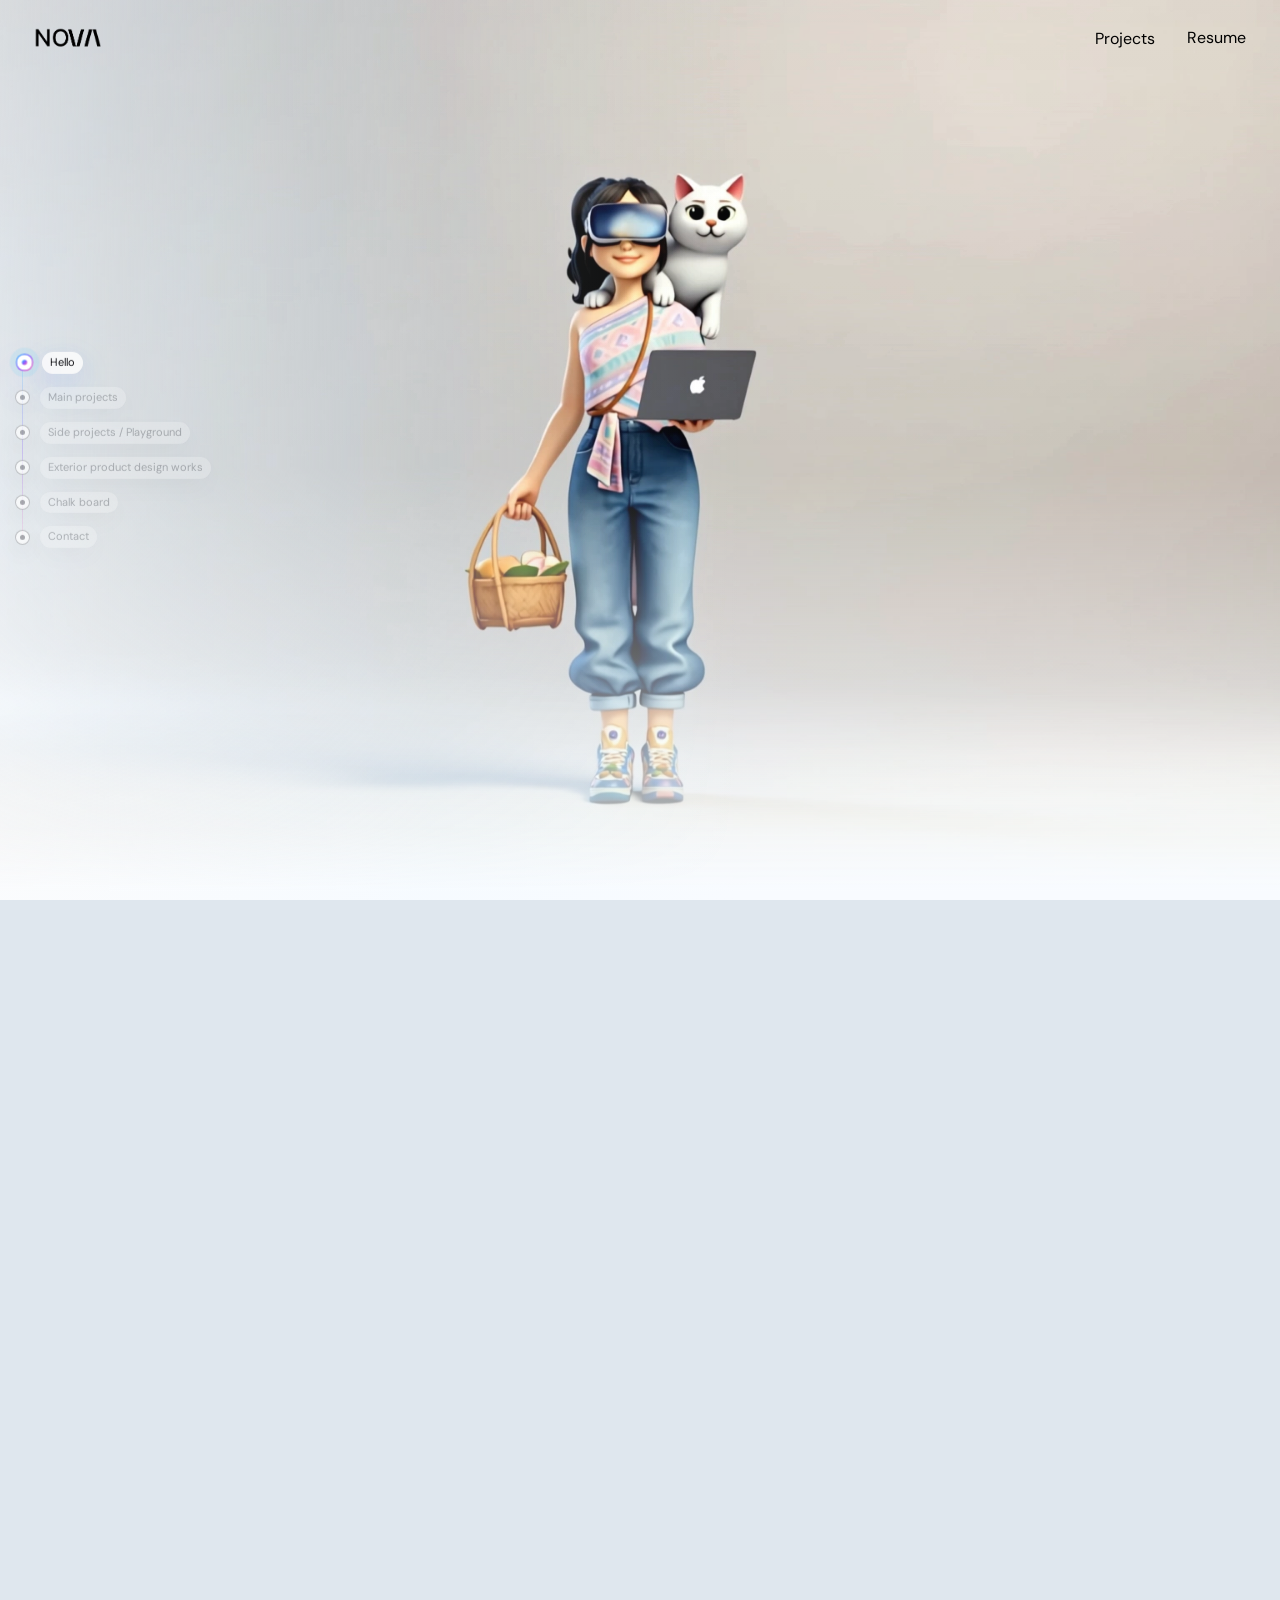
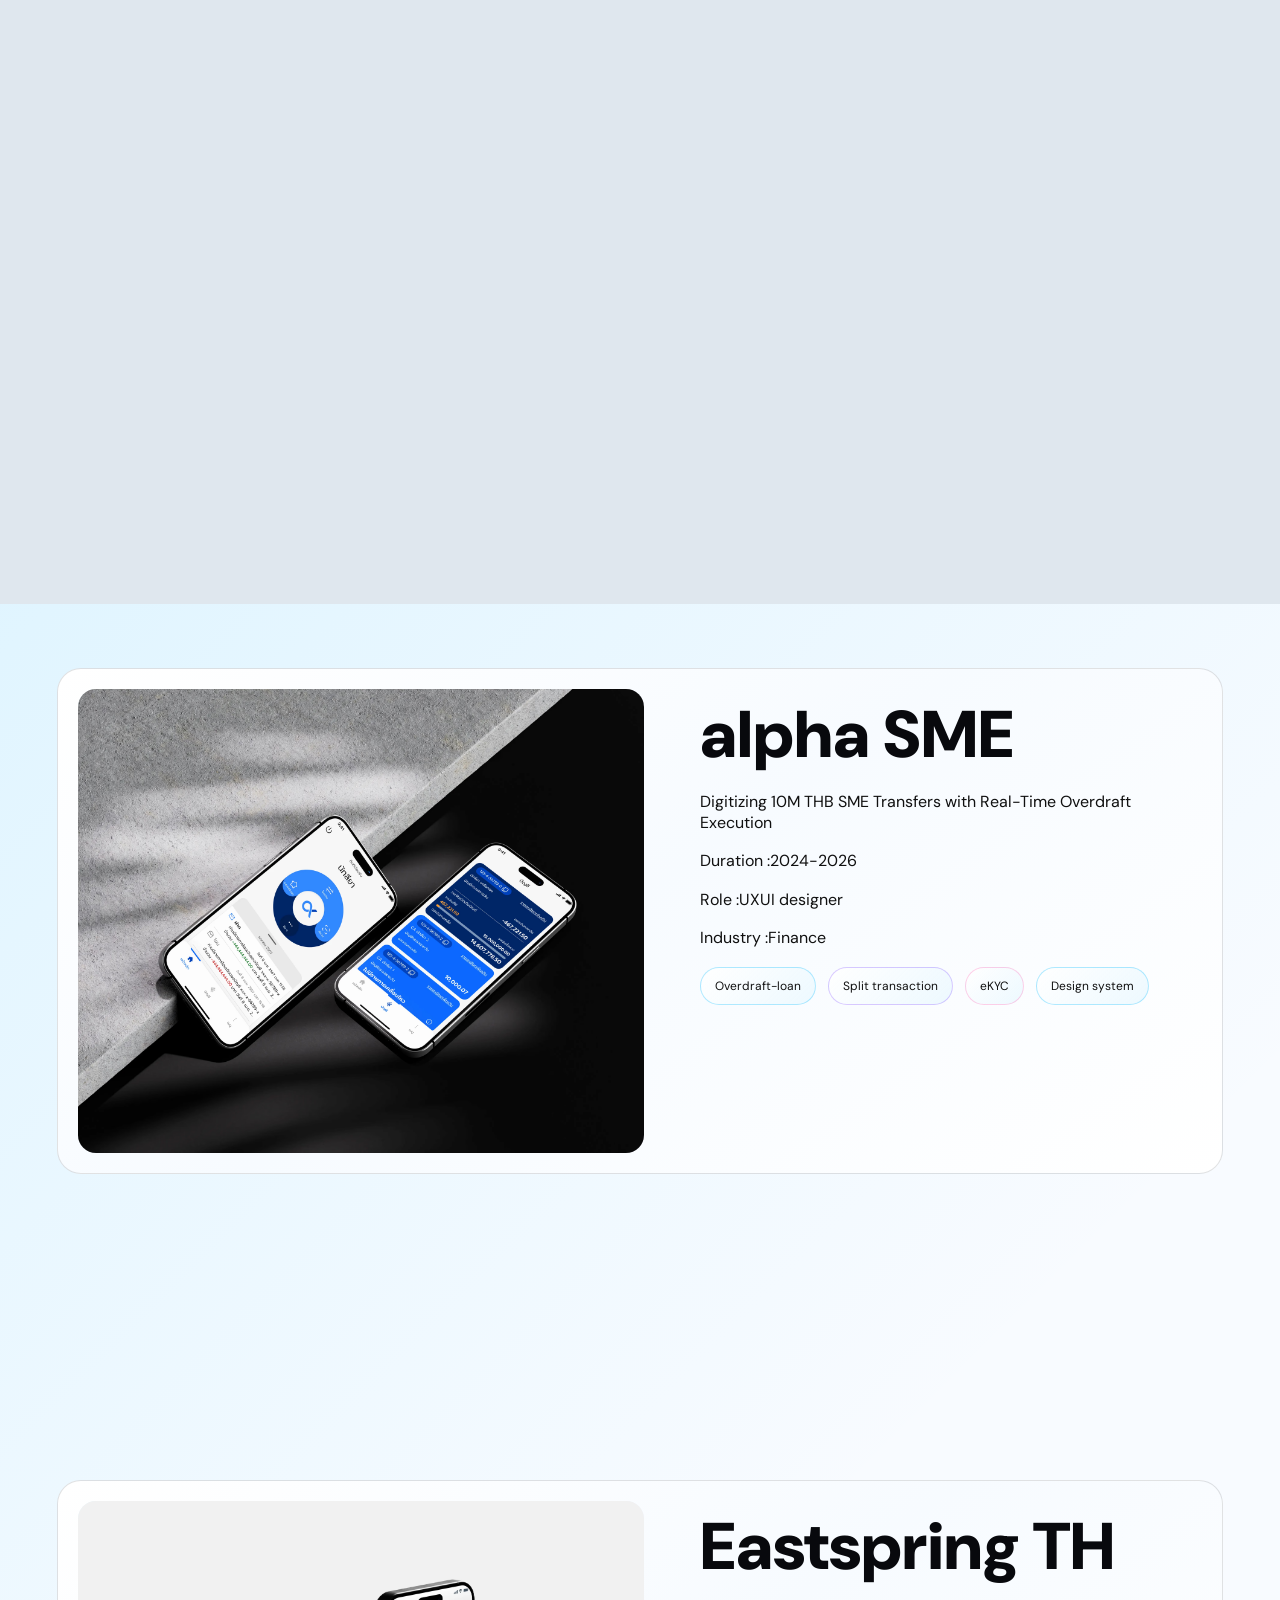
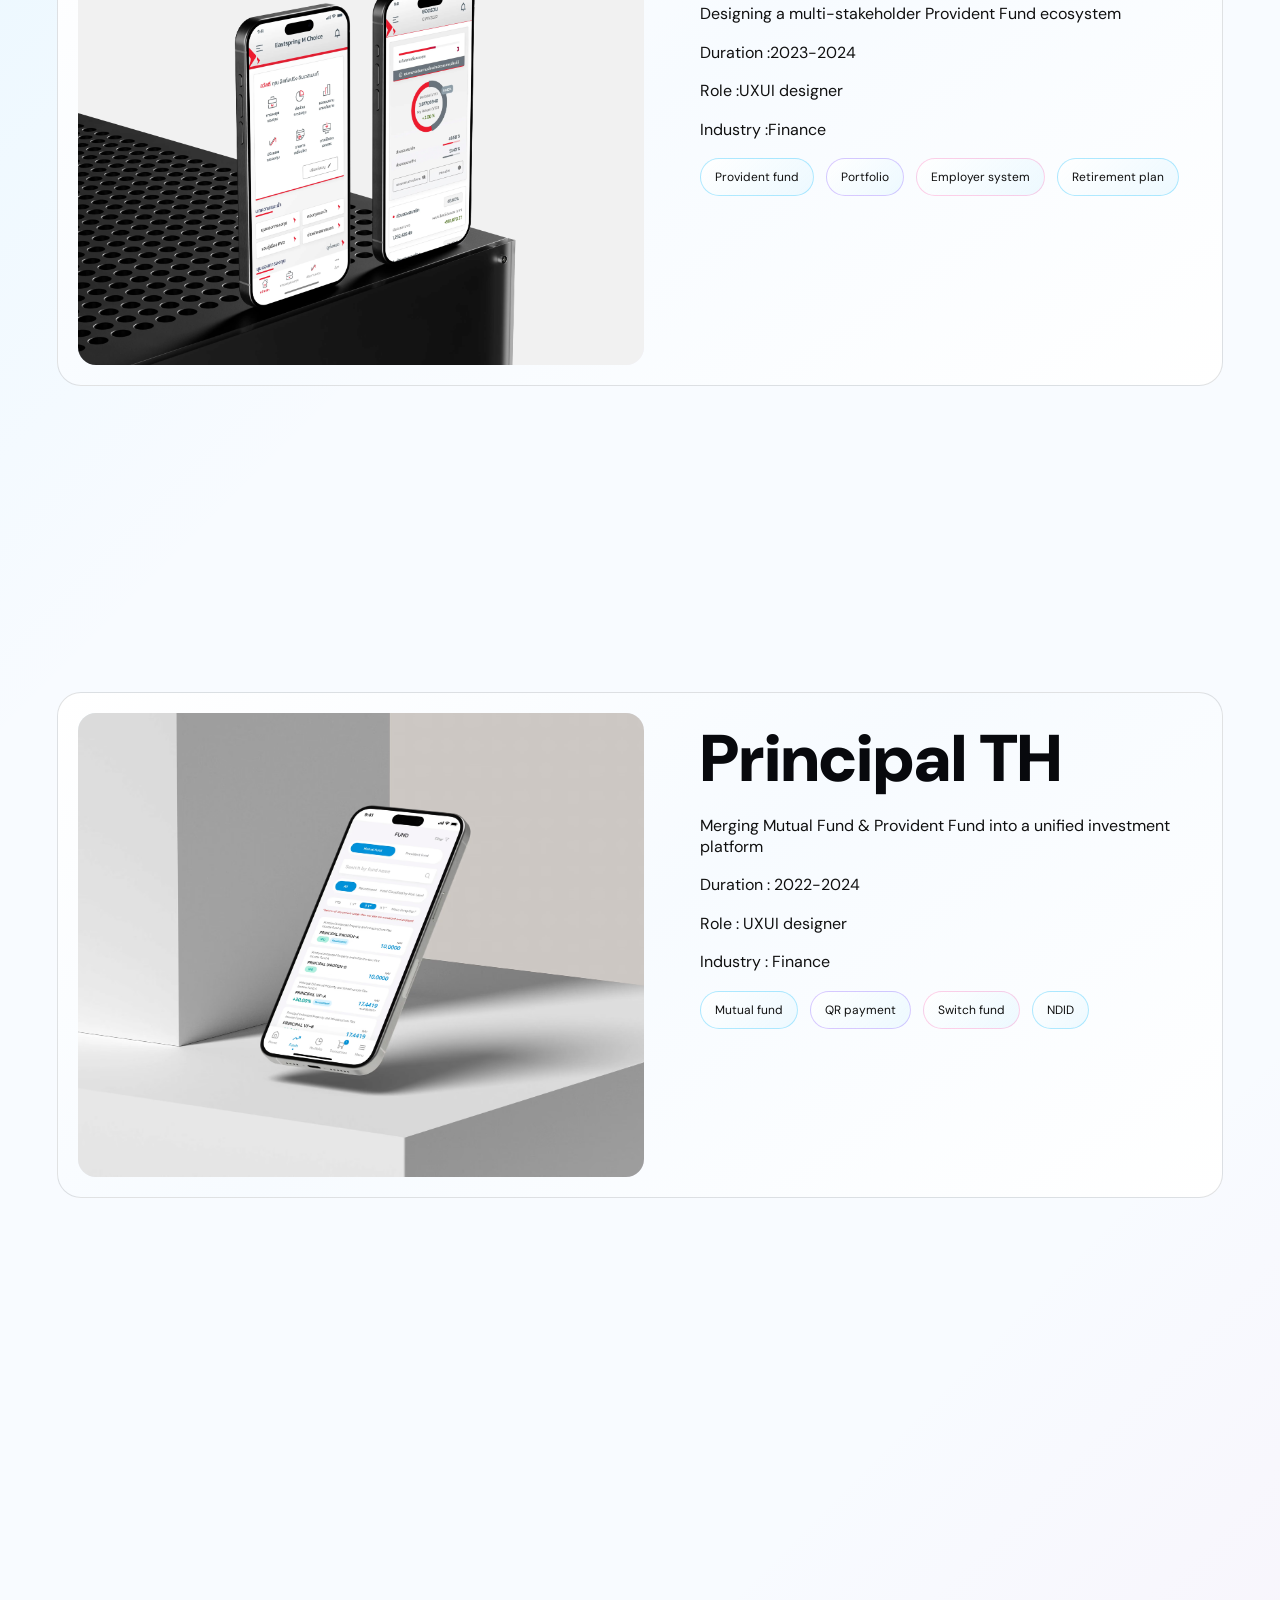
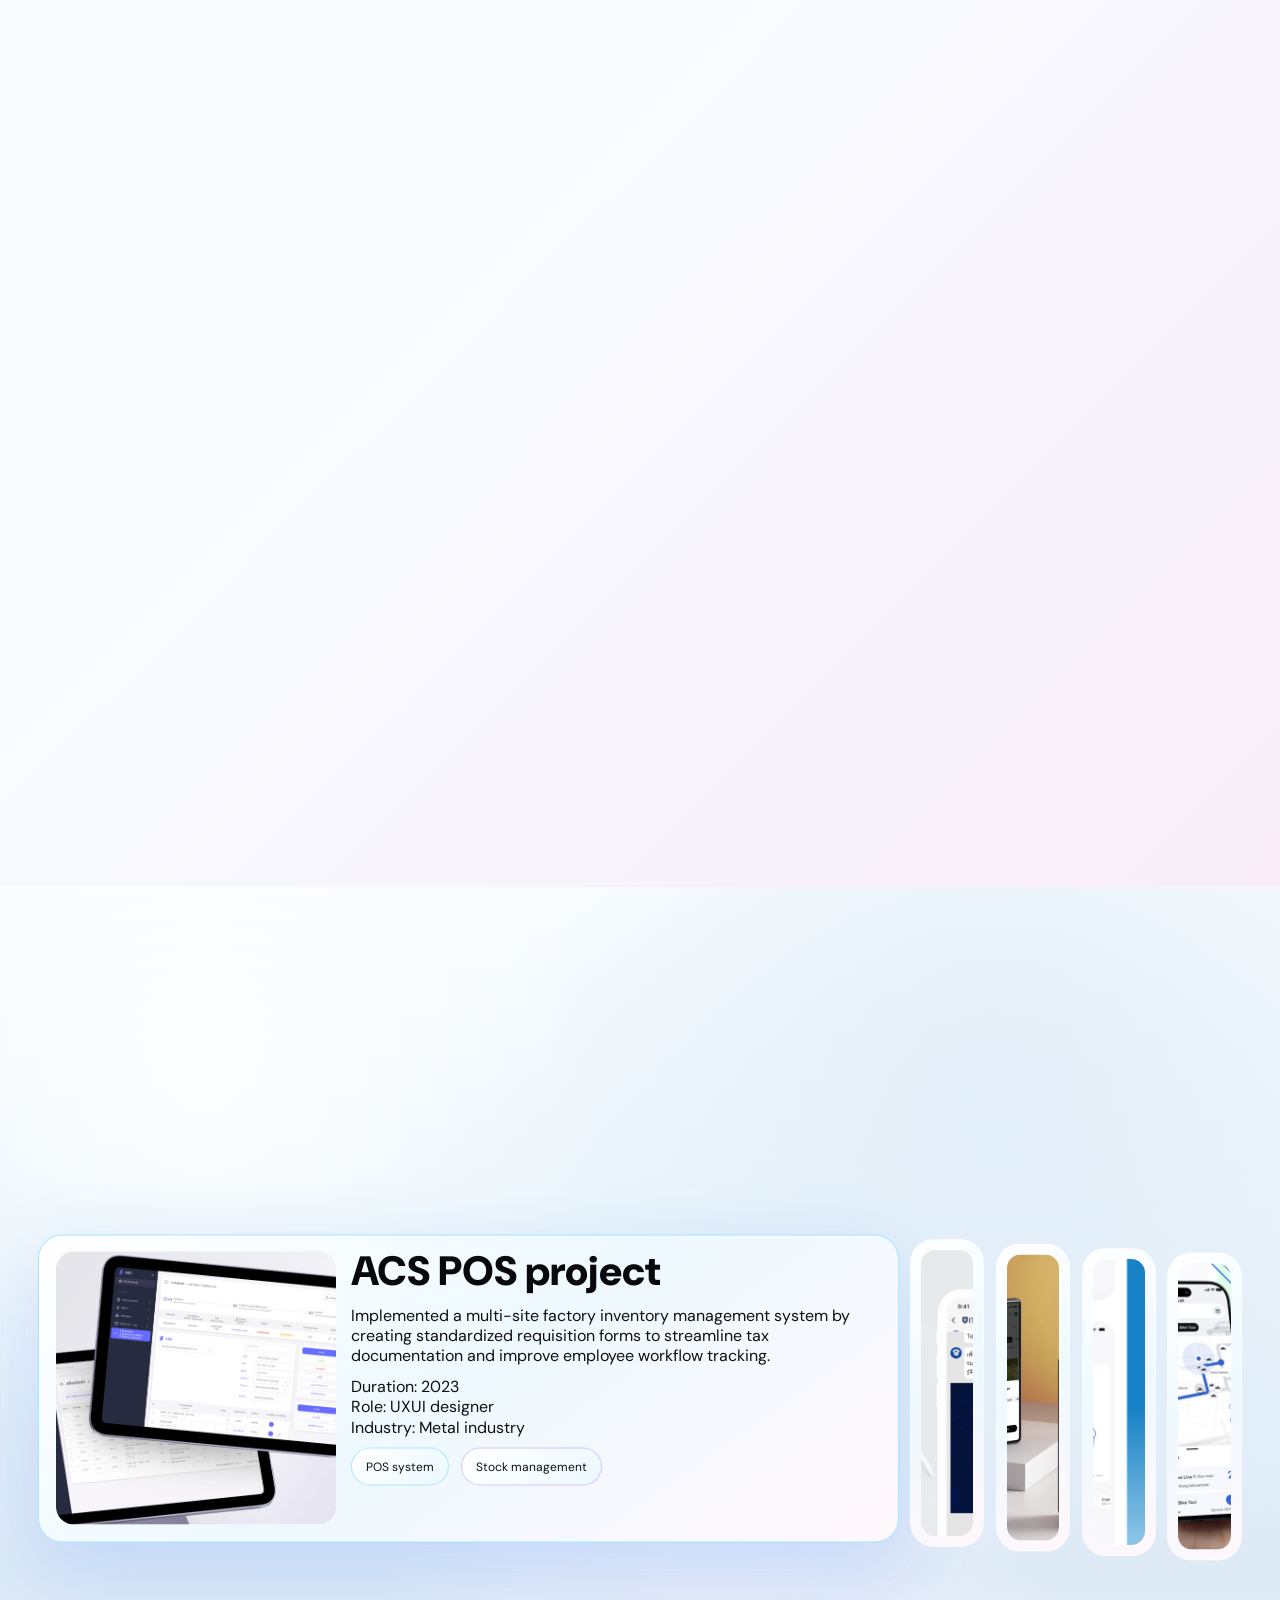
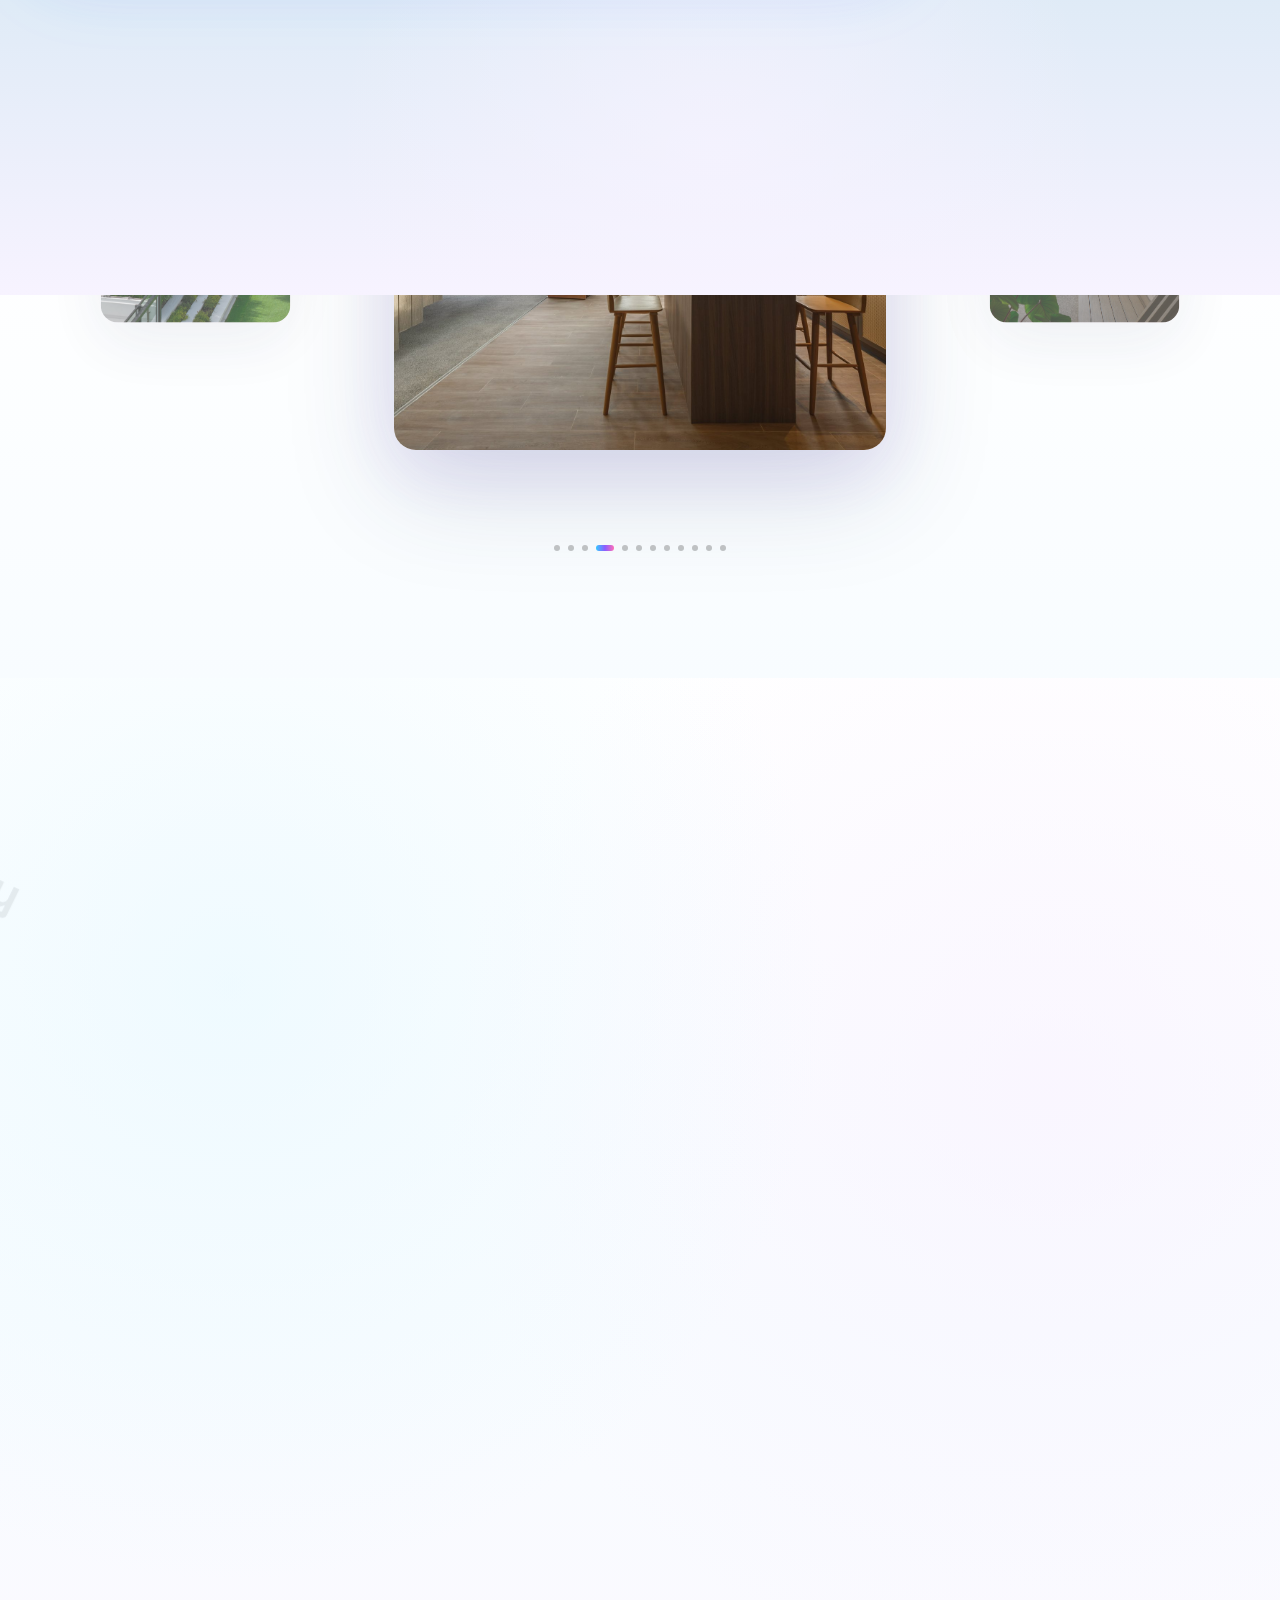
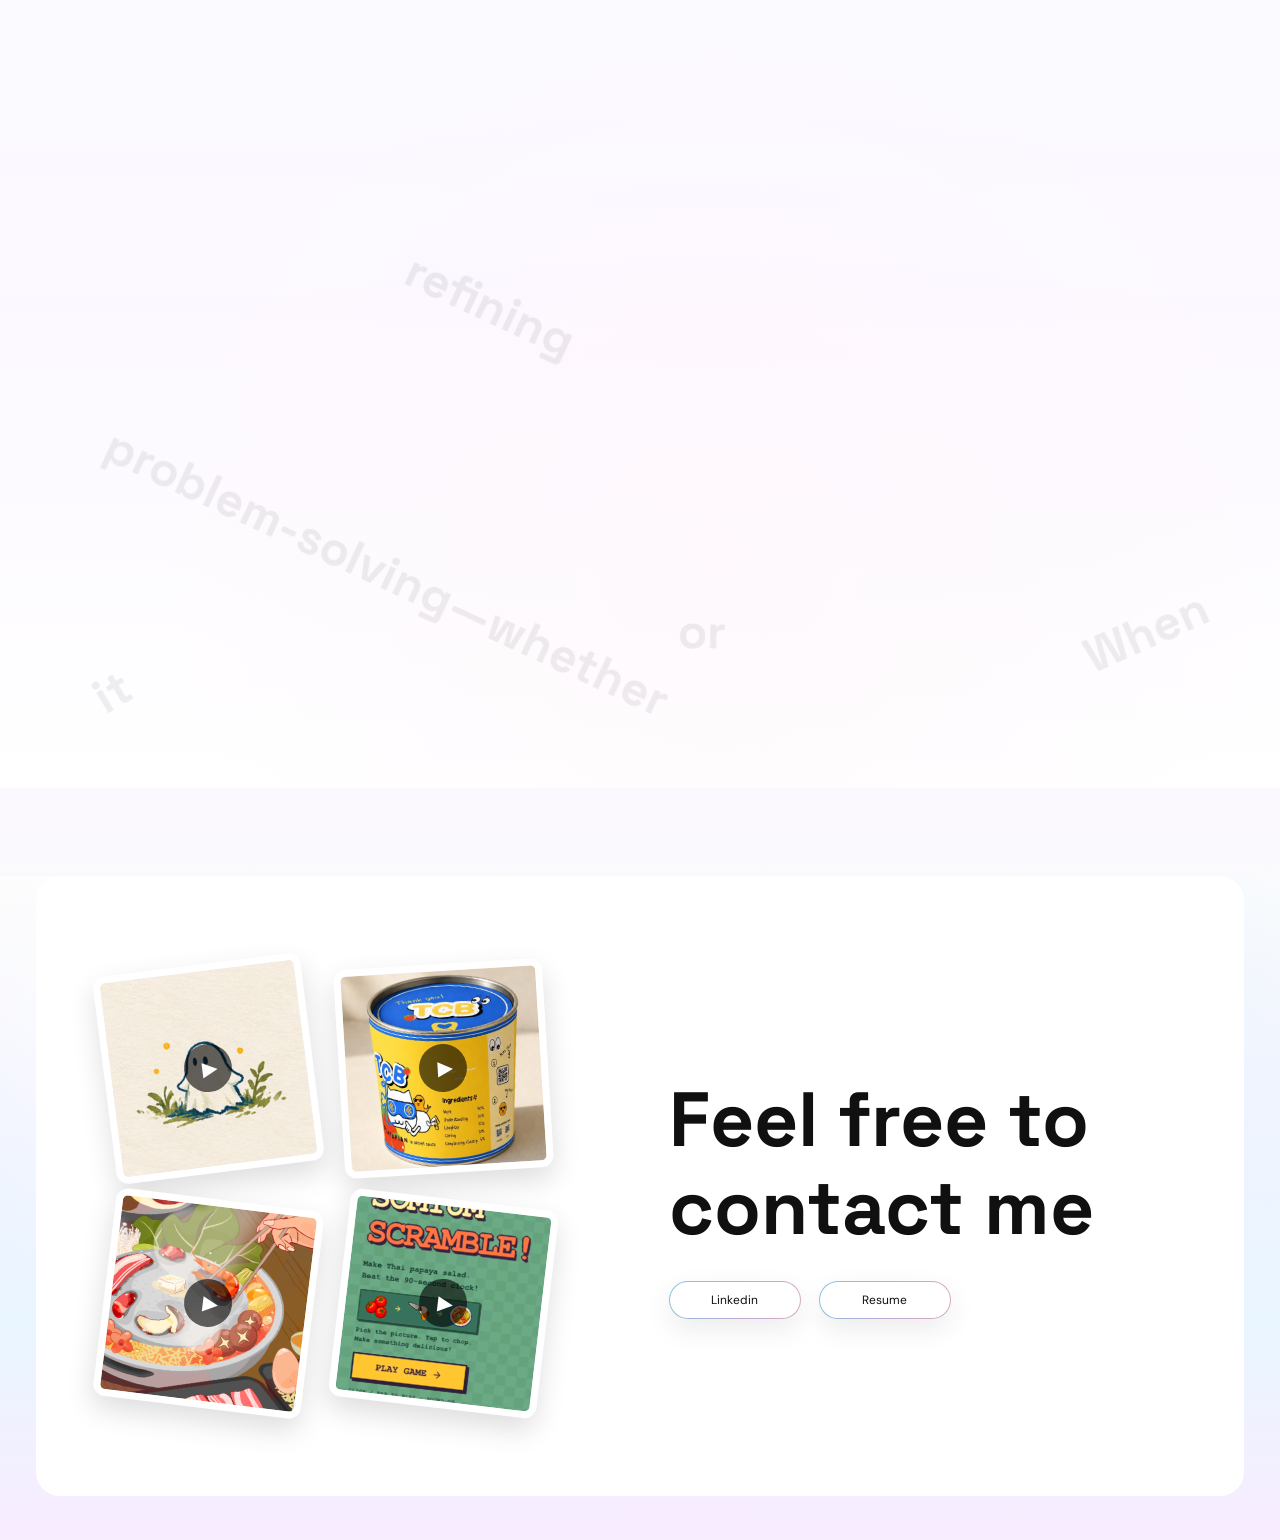
<file: human-omo claude02/index.html>
<!doctype html>
<html lang="en">
  <head>
    <meta charset="utf-8">
    <meta name="viewport" content="width=device-width, initial-scale=1">
    <meta name="theme-color" content="#fcfcfc">
    <title>Nophathai Portfolio</title>
    <link rel="preload" as="image" href="new003-webp-desktop/frame-001.webp" media="(min-width: 761px)">
    <link rel="preload" as="image" href="new003-webp-desktop/frame-002.webp" media="(min-width: 761px)">
    <link rel="preload" as="image" href="new003-webp-mobile/frame-001.webp" media="(max-width: 760px)">
    <link rel="preload" as="image" href="new003-webp-mobile/frame-002.webp" media="(max-width: 760px)">
    <link rel="preconnect" href="https://fonts.googleapis.com">
    <link rel="preconnect" href="https://fonts.gstatic.com" crossorigin>
    <link href="https://fonts.googleapis.com/css2?family=DM+Sans:wght@400;500;600;700;800;900&family=Space+Grotesk:wght@500;600;700&display=swap" rel="stylesheet">
    <link rel="preload" as="image" href="Logo.png">
    <link rel="preload" as="image" href="gallery/gal_01.jpg">
    <style>
      html, body { margin: 0; background: #dfe7ee; }
      .loader-bubble { position: fixed; z-index: 100; inset: 0; display: grid; place-items: center; background: #dfe7ee; }
      .loader-bubble__text { display: grid; place-items: center; width: clamp(180px, 28vw, 360px); aspect-ratio: 1; border-radius: 50%; background: #9da3a5; color: #000; font-family: system-ui, sans-serif; font-size: clamp(62px, 11vw, 150px); font-weight: 900; }
    </style>
    <link rel="stylesheet" href="styles.css?v=20-11-2026">
  </head>
  <body>
    <div class="loader-bubble" aria-live="polite">
      <div class="loader-bubble__text">Hi</div>
    </div>

    <div class="read-cursor" aria-hidden="true">Read more</div>
    <div class="read-cursor-dot" aria-hidden="true"></div>
    <div class="pencil-cursor" aria-hidden="true">✏️</div>

    <header class="site-nav">
      <a class="site-logo" href="https://nophathai.xyz/" aria-label="Go to Home">
        <img class="site-logo__mark" src="Logo.png" alt="Nophathai">
      </a>
      <nav class="site-menu" aria-label="Main navigation">
        <div class="project-menu">
          <a class="nav-link" href="#first-projectsme">Projects</a>
          <div class="project-dropdown" aria-label="Project links">
            <a href="https://nophathai.site/alphasme">
              <img src="reference/main_projects/alphaSME.avif" alt="">
              <span>Alpha SME</span>
            </a>
            <a href="https://nophathai.site/eastspring">
              <img src="reference/main_projects/EastspingTH.avif" alt="">
              <span>Eastspring M ChoiceTH</span>
            </a>
            <a href="https://nophathai.site/principal">
              <img src="reference/main_projects/principalTH.avif" alt="">
              <span>Principal TH</span>
            </a>
          </div>
        </div>
        <a class="nav-link" href="https://drive.google.com/file/d/11jVBkH4d5TSqaatoalw0Vr3D0FZD5fwm/view?usp=sharing" target="_blank" rel="noreferrer">Resume</a>
      </nav>
    </header>

    <nav class="section-timeline" aria-label="Section timeline">
      <a class="section-timeline__item is-active" href="#home" data-section-target="home">
        <span class="section-timeline__dot" aria-hidden="true"></span>
        <span class="section-timeline__label">Hello</span>
      </a>
      <a class="section-timeline__item" href="#first-projectsme" data-section-target="first-projectsme">
        <span class="section-timeline__dot" aria-hidden="true"></span>
        <span class="section-timeline__label">Main projects</span>
      </a>
      <a class="section-timeline__item" href="#playground" data-section-target="playground">
        <span class="section-timeline__dot" aria-hidden="true"></span>
        <span class="section-timeline__label">Side projects / Playground</span>
      </a>
      <a class="section-timeline__item" href="#gallery" data-section-target="gallery">
        <span class="section-timeline__dot" aria-hidden="true"></span>
        <span class="section-timeline__label">Exterior product design works</span>
      </a>
      <a class="section-timeline__item" href="#chalk-board" data-section-target="chalk-board">
        <span class="section-timeline__dot" aria-hidden="true"></span>
        <span class="section-timeline__label">Chalk board</span>
      </a>
      <a class="section-timeline__item" href="#why-me" data-section-target="why-me" hidden>
        <span class="section-timeline__dot" aria-hidden="true"></span>
        <span class="section-timeline__label">Why me</span>
      </a>
      <a class="section-timeline__item" href="#contact" data-section-target="contact">
        <span class="section-timeline__dot" aria-hidden="true"></span>
        <span class="section-timeline__label">Contact</span>
      </a>
    </nav>

    <main class="page-shell">
      <section class="sequence-stage" id="home" aria-label="Nophathai hero">
        <div class="sequence-stage__pin">
          <canvas class="sequence-canvas" width="1920" height="1080" aria-hidden="true"></canvas>
          <div class="sequence-shade" aria-hidden="true"></div>
          <div class="hero-copy">
            <h1>I'm Nop</h1>
            <p class="hero-description">I'm a Product designer. I transform fragmented fintech products into unified, state-driven platforms across banking and investment ecosystems, enabling clarity, trust, and confident decisions at scale.</p>
            <a class="pill-button scroll-cue" href="#first-projectsme" aria-label="Go to projects">
              <span>Go to projects</span>
            </a>
          </div>
        </div>
      </section>

      <section class="main-projects" id="first-projectsme" aria-label="Main projects">
        <div class="stack-wrap">
          <a class="project-card main-card read-target" href="https://nophathai.site/alphasme" data-tilt="-1.8">
            <div class="project-media">
              <img src="reference/main_projects/alphaSME.avif" alt="alphaSME product mockup">
            </div>
            <div class="project-info">
              <h2>alpha SME</h2>
              <p>Digitizing 10M THB SME Transfers with Real-Time Overdraft Execution</p>
              <p>Duration :2024-2026</p>
              <p>Role :UXUI designer</p>
              <p>Industry :Finance</p>
              <div class="tags">
                <span>Overdraft-loan</span>
                <span>Split transaction</span>
                <span>eKYC</span>
                <span>Design system</span>
              </div>
            </div>
          </a>

          <a class="project-card main-card read-target" href="https://nophathai.site/eastspring" data-tilt="1.6">
            <div class="project-media">
              <img src="reference/main_projects/EastspingTH.avif" alt="Eastspring TH product mockup">
            </div>
            <div class="project-info">
              <h2>Eastspring TH</h2>
              <p>Designing a multi-stakeholder Provident Fund ecosystem</p>
              <p>Duration :2023-2024</p>
              <p>Role :UXUI designer</p>
              <p>Industry :Finance</p>
              <div class="tags">
                <span>Provident fund</span>
                <span>Portfolio</span>
                <span>Employer system</span>
                <span>Retirement plan</span>
              </div>
            </div>
          </a>

          <a class="project-card main-card read-target" href="https://nophathai.site/principal" data-tilt="-1.2">
            <div class="project-media">
              <img src="reference/main_projects/principalTH.avif" alt="Principal TH product mockup">
            </div>
            <div class="project-info">
              <h2>Principal TH</h2>
              <p>Merging Mutual Fund &amp; Provident Fund into a unified investment platform</p>
              <p>Duration : 2022-2024</p>
              <p>Role : UXUI designer</p>
              <p>Industry : Finance</p>
              <div class="tags">
                <span>Mutual fund</span>
                <span>QR payment</span>
                <span>Switch fund</span>
                <span>NDID</span>
              </div>
            </div>
          </a>
        </div>
      </section>

      <section class="side-projects" id="playground" aria-label="Side projects">
        <a class="side-card side-card--active read-target" href="https://nophathai.site/asc-project">
          <div class="side-media"><img src="reference/side_projects/ACS_POS_project.avif" alt="ACS POS project"></div>
          <div class="side-copy">
            <h2>ACS POS project</h2>
            <p>Implemented a multi-site factory inventory management system by creating standardized requisition forms to streamline tax documentation and improve employee workflow tracking.</p>
            <p>Duration: 2023<br>Role: UXUI designer<br>Industry: Metal industry</p>
            <div class="tags"><span>POS system</span><span>Stock management</span></div>
          </div>
        </a>

        <a class="side-card read-target" href="https://nophathai.site/line-hr-connect">
          <div class="side-media"><img src="reference/side_projects/Line_HR-connect_chatbot.avif" alt="Line HR-connect chatbot"></div>
          <div class="side-copy">
            <h2>Line HR-connect chatbot</h2>
            <p>Access Internal HR Services Anytime, at Your Convenience</p>
            <p>Duration: 2024<br>Role: UXUI designer<br>Industry: HR system</p>
            <div class="tags"><span>GoogleDialogflow</span><span>LineDev</span></div>
          </div>
        </a>

        <a class="side-card read-target" href="https://nophathai.site/youtube-subscriptions">
          <div class="side-media"><img src="reference/side_projects/Youtube_subscriptions.avif" alt="Youtube subscriptions"></div>
          <div class="side-copy">
            <h2>Youtube subscriptions</h2>
            <p>Organize your subscriptions, stay focused, and watch what truly matters to you</p>
            <p>Duration: 2025<br>Role: UXUI designer<br>Industry: Entertainment</p>
            <div class="tags"><span>Filter subscriptions</span><span>Manage group</span></div>
          </div>
        </a>

        <a class="side-card read-target" href="https://drive.google.com/file/d/1-5-WTNSnwZCxDPs_Wb1O4zkri0mR_py-/view?usp=drive_link" target="_blank" rel="noreferrer">
          <div class="side-media"><img src="reference/side_projects/smart lighting.png" alt="Workspace Lighting Management"></div>
          <div class="side-copy">
            <h2>Workspace Lighting Management</h2>
            <p>Adaptive Office Lighting System</p>
            <p>Duration: 2026<br>Role: UXUI designer<br>Industry: Electronic</p>
            <div class="tags"><span>Lighting management</span><span>User level control</span></div>
          </div>
        </a>

        <a class="side-card read-target" href="https://drive.google.com/file/d/1ar49w0Ur-00yDCKGlhAwo5LK2SBUWVZI/view?usp=sharing" target="_blank" rel="noreferrer">
          <div class="side-media"><img src="reference/side_projects/Sam lor cover.png" alt="Sam Lor Local Transit"></div>
          <div class="side-copy">
            <h2>Sam Lor Local Transit</h2>
            <p>Fixing Local Transit.<br>Reliable rides, a more developed Thailand.</p>
            <p>Duration: 2026<br>Role: UXUI designer<br>Industry: Transportation</p>
            <div class="tags"><span>Transportation</span><span>Local transit</span></div>
          </div>
        </a>
      </section>

      <section class="gallery-section" id="gallery" aria-label="Gallery">
        <div class="marquee gallery-marquee">
          <span>Designing spaces, now designing screens. Same passion, different canvas.</span>
          <span>Designing spaces, now designing screens. Same passion, different canvas.</span>
          <span>Designing spaces, now designing screens. Same passion, different canvas.</span>
          <span>Designing spaces, now designing screens. Same passion, different canvas.</span>
        </div>
        <div class="gallery-track" aria-label="Carousel gallery"></div>
        <div class="gallery-pagination" aria-label="Gallery pagination"></div>
      </section>

      <section class="chalk-section" id="chalk-board" aria-label="Design statement">
        <canvas class="chalk-canvas" aria-hidden="true"></canvas>
        <button class="chalk-eraser" type="button" aria-label="Clear chalk drawing">
          <img src="eraser001.png" alt="">
        </button>
        <div class="chalk-sentence" aria-label="Design is creative problem-solving, whether refining the old or inventing the new. When it is right, it is naturally beautiful"></div>
        <div class="chalk-palette" aria-label="Chalk gradient colors">
          <button class="chalk-color is-active" type="button" data-chalk-gradient="blue" aria-label="Blue to cyan gradient" aria-pressed="true">
            <span style="--swatch-a: #7b5cff; --swatch-b: #35c8ff;"></span>
          </button>
          <button class="chalk-color" type="button" data-chalk-gradient="fire" aria-label="Red to orange gradient" aria-pressed="false">
            <span style="--swatch-a: #ff3d5a; --swatch-b: #ff9d2f;"></span>
          </button>
          <button class="chalk-color" type="button" data-chalk-gradient="green" aria-label="Green to yellow gradient" aria-pressed="false">
            <span style="--swatch-a: #16c784; --swatch-b: #d9ff6a;"></span>
          </button>
          <button class="chalk-color" type="button" data-chalk-gradient="mono" aria-label="White to black gradient" aria-pressed="false">
            <span style="--swatch-a: #ffffff; --swatch-b: #0b0b0f;"></span>
          </button>
        </div>
      </section>

      <section class="why-contact-shell">
        <section class="why-me" id="why-me" aria-label="Why me" data-section-hidden="true" hidden>
          <div class="marquee skills-marquee skills-marquee--top">
            <span>RESEARCH&nbsp;&nbsp;&nbsp; DESIGN&nbsp;&nbsp;&nbsp; WIREFRAME&nbsp;&nbsp;&nbsp; PROTOTYPE&nbsp;&nbsp;&nbsp; USABILITY TESTING&nbsp;&nbsp;&nbsp;</span>
            <span>RESEARCH&nbsp;&nbsp;&nbsp; DESIGN&nbsp;&nbsp;&nbsp; WIREFRAME&nbsp;&nbsp;&nbsp; PROTOTYPE&nbsp;&nbsp;&nbsp; USABILITY TESTING&nbsp;&nbsp;&nbsp;</span>
            <span>RESEARCH&nbsp;&nbsp;&nbsp; DESIGN&nbsp;&nbsp;&nbsp; WIREFRAME&nbsp;&nbsp;&nbsp; PROTOTYPE&nbsp;&nbsp;&nbsp; USABILITY TESTING&nbsp;&nbsp;&nbsp;</span>
            <span>RESEARCH&nbsp;&nbsp;&nbsp; DESIGN&nbsp;&nbsp;&nbsp; WIREFRAME&nbsp;&nbsp;&nbsp; PROTOTYPE&nbsp;&nbsp;&nbsp; USABILITY TESTING&nbsp;&nbsp;&nbsp;</span>
          </div>
          <div class="why-layout">
            <h2>Why me?</h2>
            <div class="bento-grid">
              <article class="bento-card bento-card--wide">
                <img src="why_me/idea.png?v=2-1-31" alt="">
                <p>10 years of bringing design ideas to life.</p>
              </article>
              <article class="bento-card">
                <img src="why_me/thoughtful.png" alt="">
                <p>Thoughtful execution with a sharp eye for detail.</p>
              </article>
              <article class="bento-card">
                <img src="why_me/technology.png" alt="">
                <p>Constantly evolving alongside new technologies.</p>
              </article>
              <article class="bento-card bento-card--tall">
                <img src="why_me/coco.png" alt="">
                <p>An absolute cat lover.</p>
              </article>
              <article class="bento-card">
                <img src="why_me/friendly.png" alt="">
                <p>Friendly, energetic, and always up for a good challenge.</p>
              </article>
            </div>
          </div>
          <div class="marquee skills-marquee skills-marquee--bottom">
            <span>RESEARCH&nbsp;&nbsp;&nbsp; DESIGN&nbsp;&nbsp;&nbsp; WIREFRAME&nbsp;&nbsp;&nbsp; PROTOTYPE&nbsp;&nbsp;&nbsp; USABILITY TESTING&nbsp;&nbsp;&nbsp;</span>
            <span>RESEARCH&nbsp;&nbsp;&nbsp; DESIGN&nbsp;&nbsp;&nbsp; WIREFRAME&nbsp;&nbsp;&nbsp; PROTOTYPE&nbsp;&nbsp;&nbsp; USABILITY TESTING&nbsp;&nbsp;&nbsp;</span>
            <span>RESEARCH&nbsp;&nbsp;&nbsp; DESIGN&nbsp;&nbsp;&nbsp; WIREFRAME&nbsp;&nbsp;&nbsp; PROTOTYPE&nbsp;&nbsp;&nbsp; USABILITY TESTING&nbsp;&nbsp;&nbsp;</span>
            <span>RESEARCH&nbsp;&nbsp;&nbsp; DESIGN&nbsp;&nbsp;&nbsp; WIREFRAME&nbsp;&nbsp;&nbsp; PROTOTYPE&nbsp;&nbsp;&nbsp; USABILITY TESTING&nbsp;&nbsp;&nbsp;</span>
          </div>
        </section>

        <section class="contact-section" id="contact" aria-label="Contact">
          <div class="contact-highlight" aria-hidden="true"></div>
          <div class="footer-clips" aria-label="Play my videos">
            <button class="footer-clip read-target" type="button" data-cursor-label="Play video" data-video="footer-pic-and-video/stuff-haloween.mp4" aria-label="Play Halloween video" aria-haspopup="dialog">
              <img src="footer-pic-and-video/stuff-haloween.png" alt="Halloween" loading="lazy" width="600" height="600">
              <span class="footer-clip__play" aria-hidden="true">▶</span>
            </button>
            <button class="footer-clip read-target" type="button" data-cursor-label="Play video" data-video="footer-pic-and-video/stuff-mookrata.mp4" aria-label="Play Mookrata video" aria-haspopup="dialog">
              <img src="footer-pic-and-video/stuff-mookrata.png" alt="Mookrata" loading="lazy" width="600" height="600">
              <span class="footer-clip__play" aria-hidden="true">▶</span>
            </button>
            <button class="footer-clip read-target" type="button" data-cursor-label="Play video" data-video="footer-pic-and-video/stuff-somtum.mp4" aria-label="Play Somtum video" aria-haspopup="dialog">
              <img src="footer-pic-and-video/stuff-somtum.png" alt="Somtum" loading="lazy" width="600" height="600">
              <span class="footer-clip__play" aria-hidden="true">▶</span>
            </button>
            <button class="footer-clip read-target" type="button" data-cursor-label="Play video" data-video="footer-pic-and-video/stuff-tcb.mp4" aria-label="Play TCB video" aria-haspopup="dialog">
              <img src="footer-pic-and-video/stuff-tcb.png" alt="TCB" loading="lazy" width="600" height="600">
              <span class="footer-clip__play" aria-hidden="true">▶</span>
            </button>
          </div>
          <div class="contact-copy">
            <h2>Feel free to<br>contact me</h2>
            <div class="contact-actions">
              <a class="pill-button" href="https://www.linkedin.com/in/nophathai-vasasmith" target="_blank" rel="noreferrer">Linkedin</a>
              <a class="pill-button" href="https://drive.google.com/file/d/11jVBkH4d5TSqaatoalw0Vr3D0FZD5fwm/view?usp=sharing" target="_blank" rel="noreferrer">Resume</a>
            </div>
          </div>
        </section>
      </section>
    </main>

    <dialog class="footer-player" aria-label="Video player">
      <button class="footer-player__close" type="button" aria-label="Close video">×</button>
      <video controls playsinline preload="none"></video>
      <p class="footer-player__error" role="status" hidden>Unable to play this video. Please try again.</p>
    </dialog>
    <script src="script.js?v=20-11-2026"></script>
  </body>
</html>
</file>
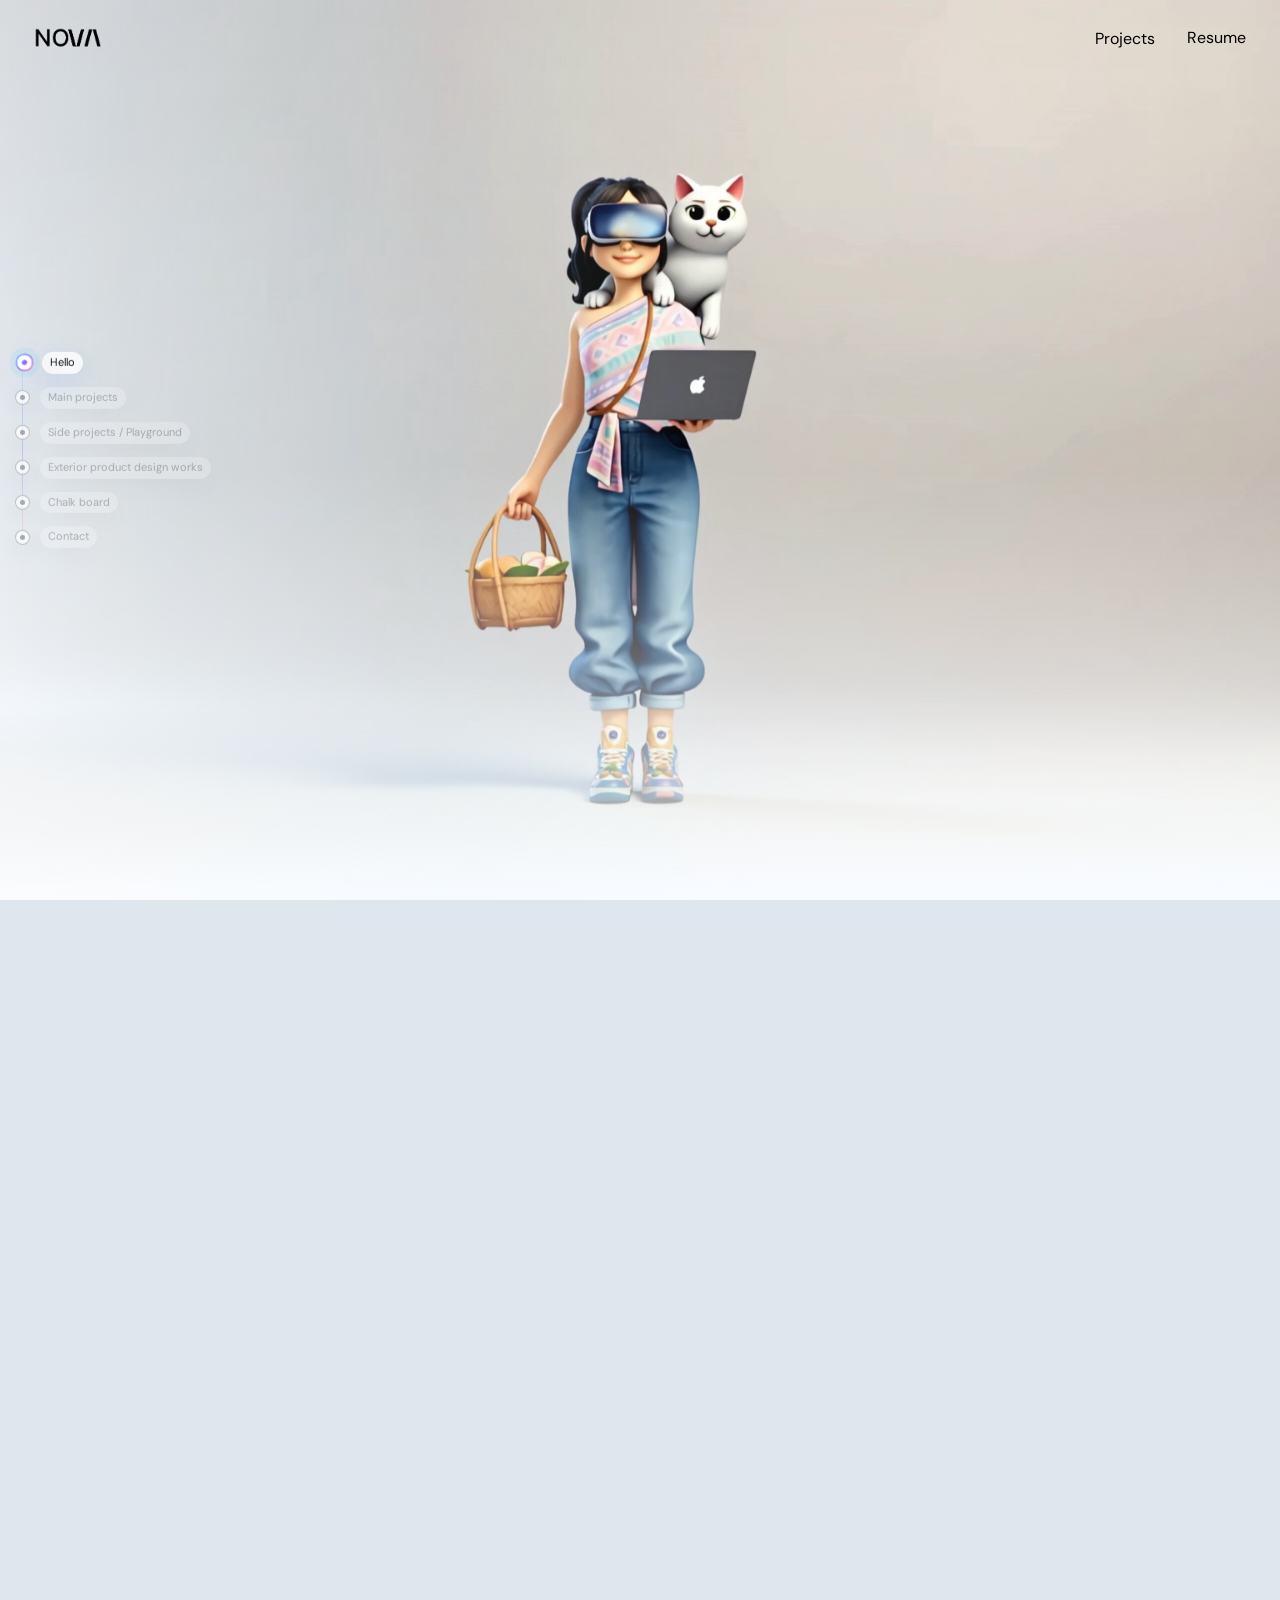
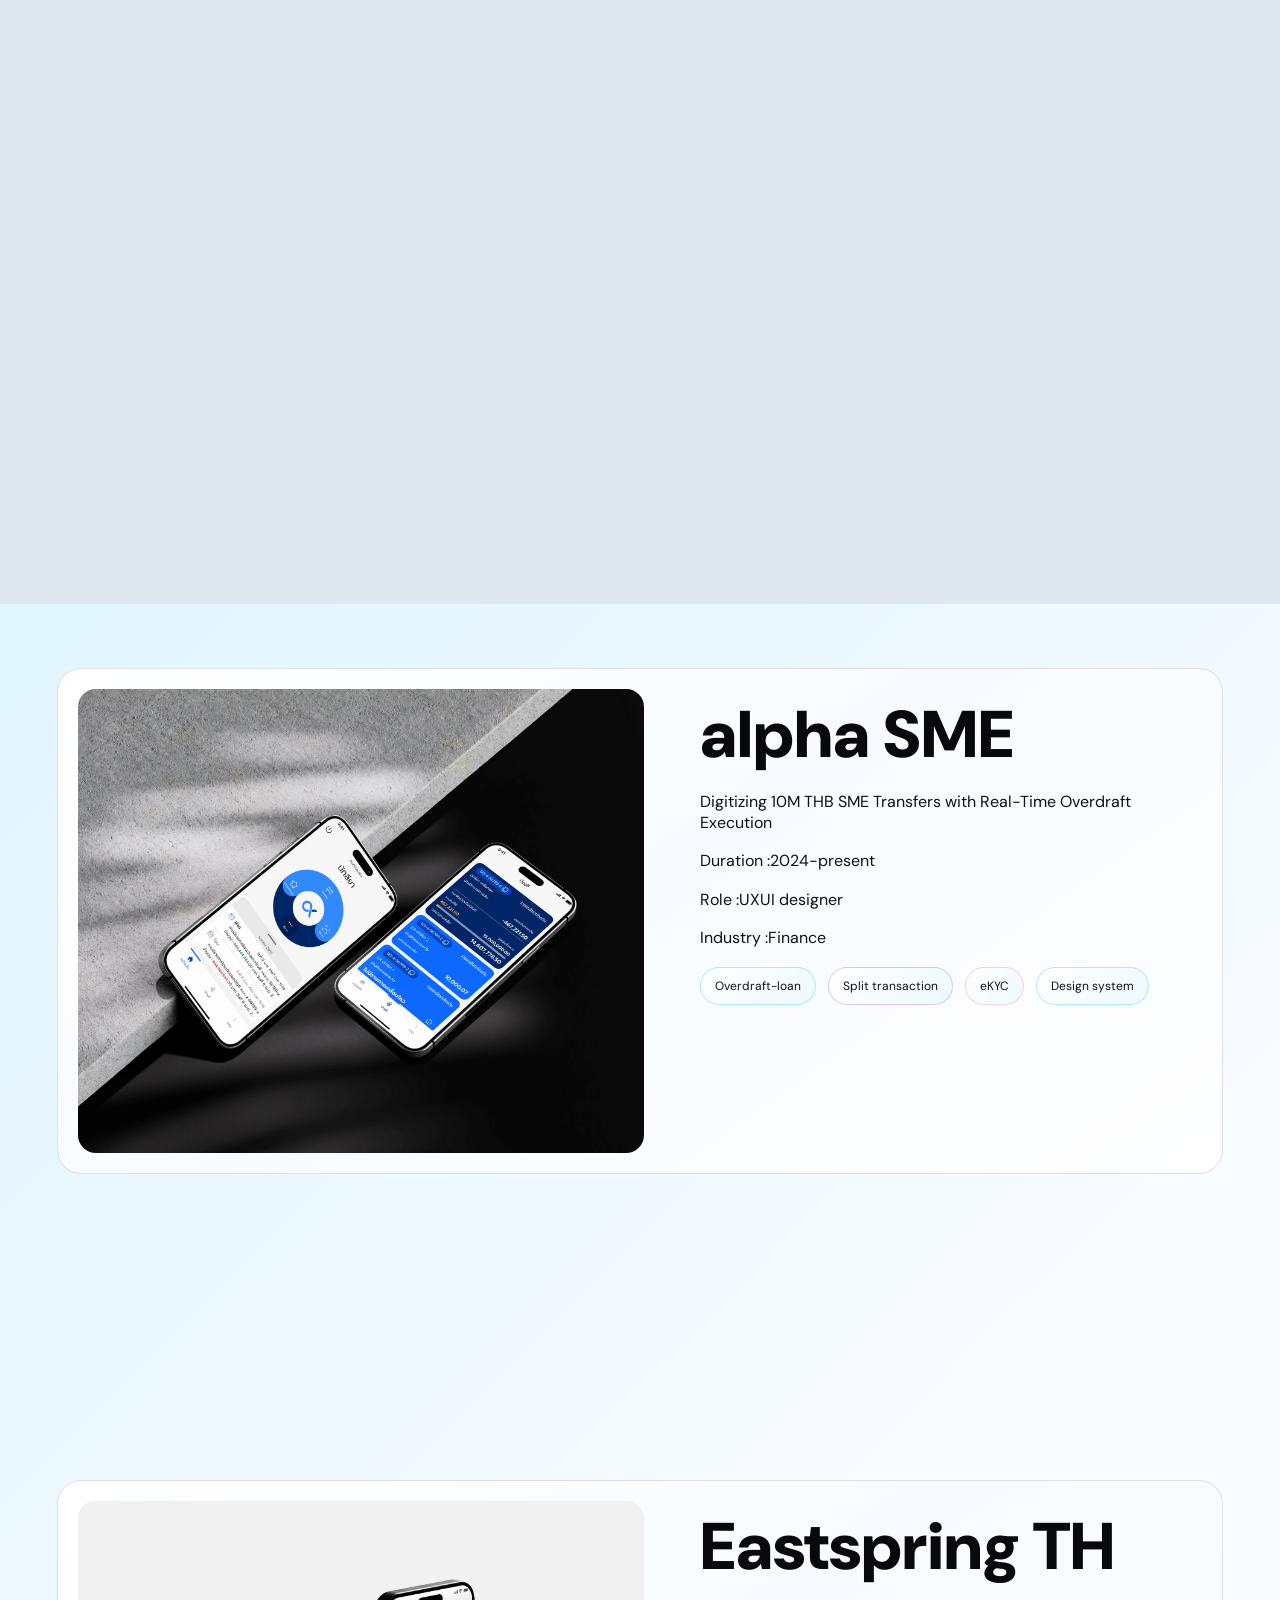
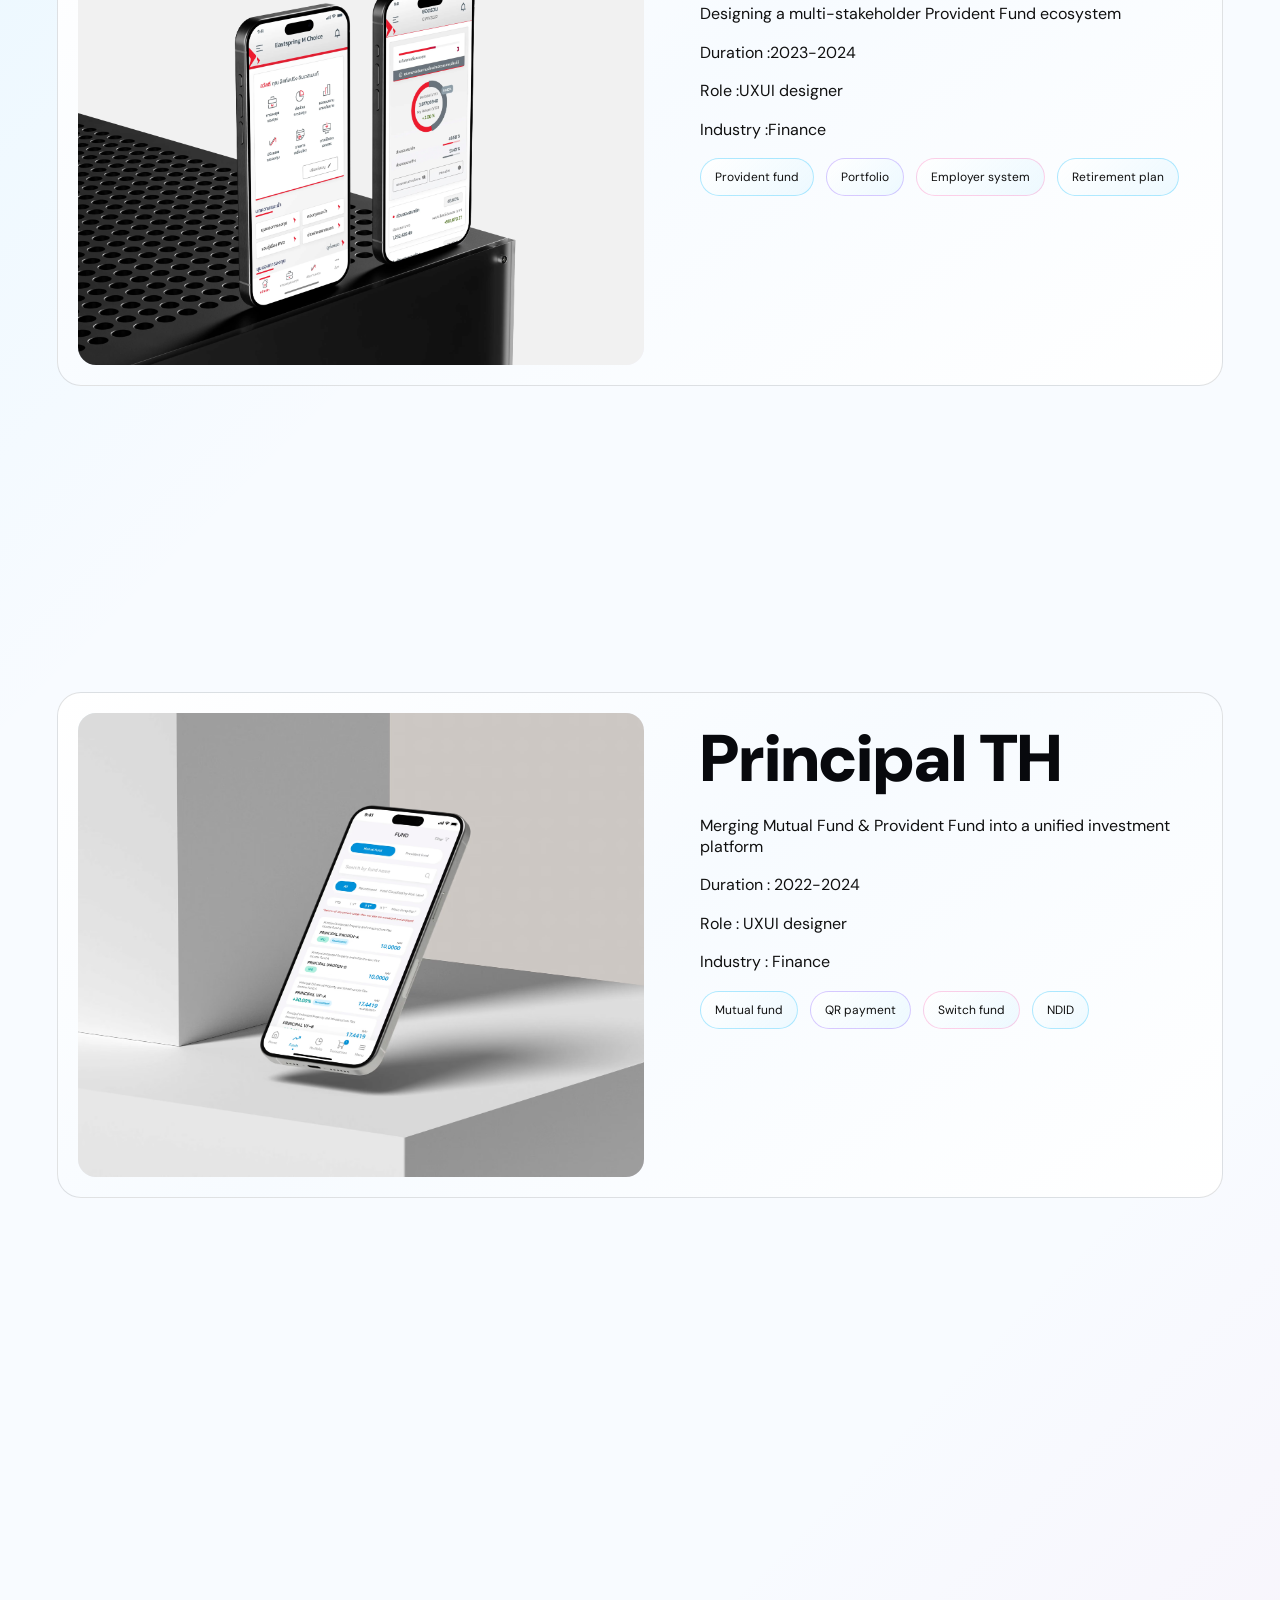
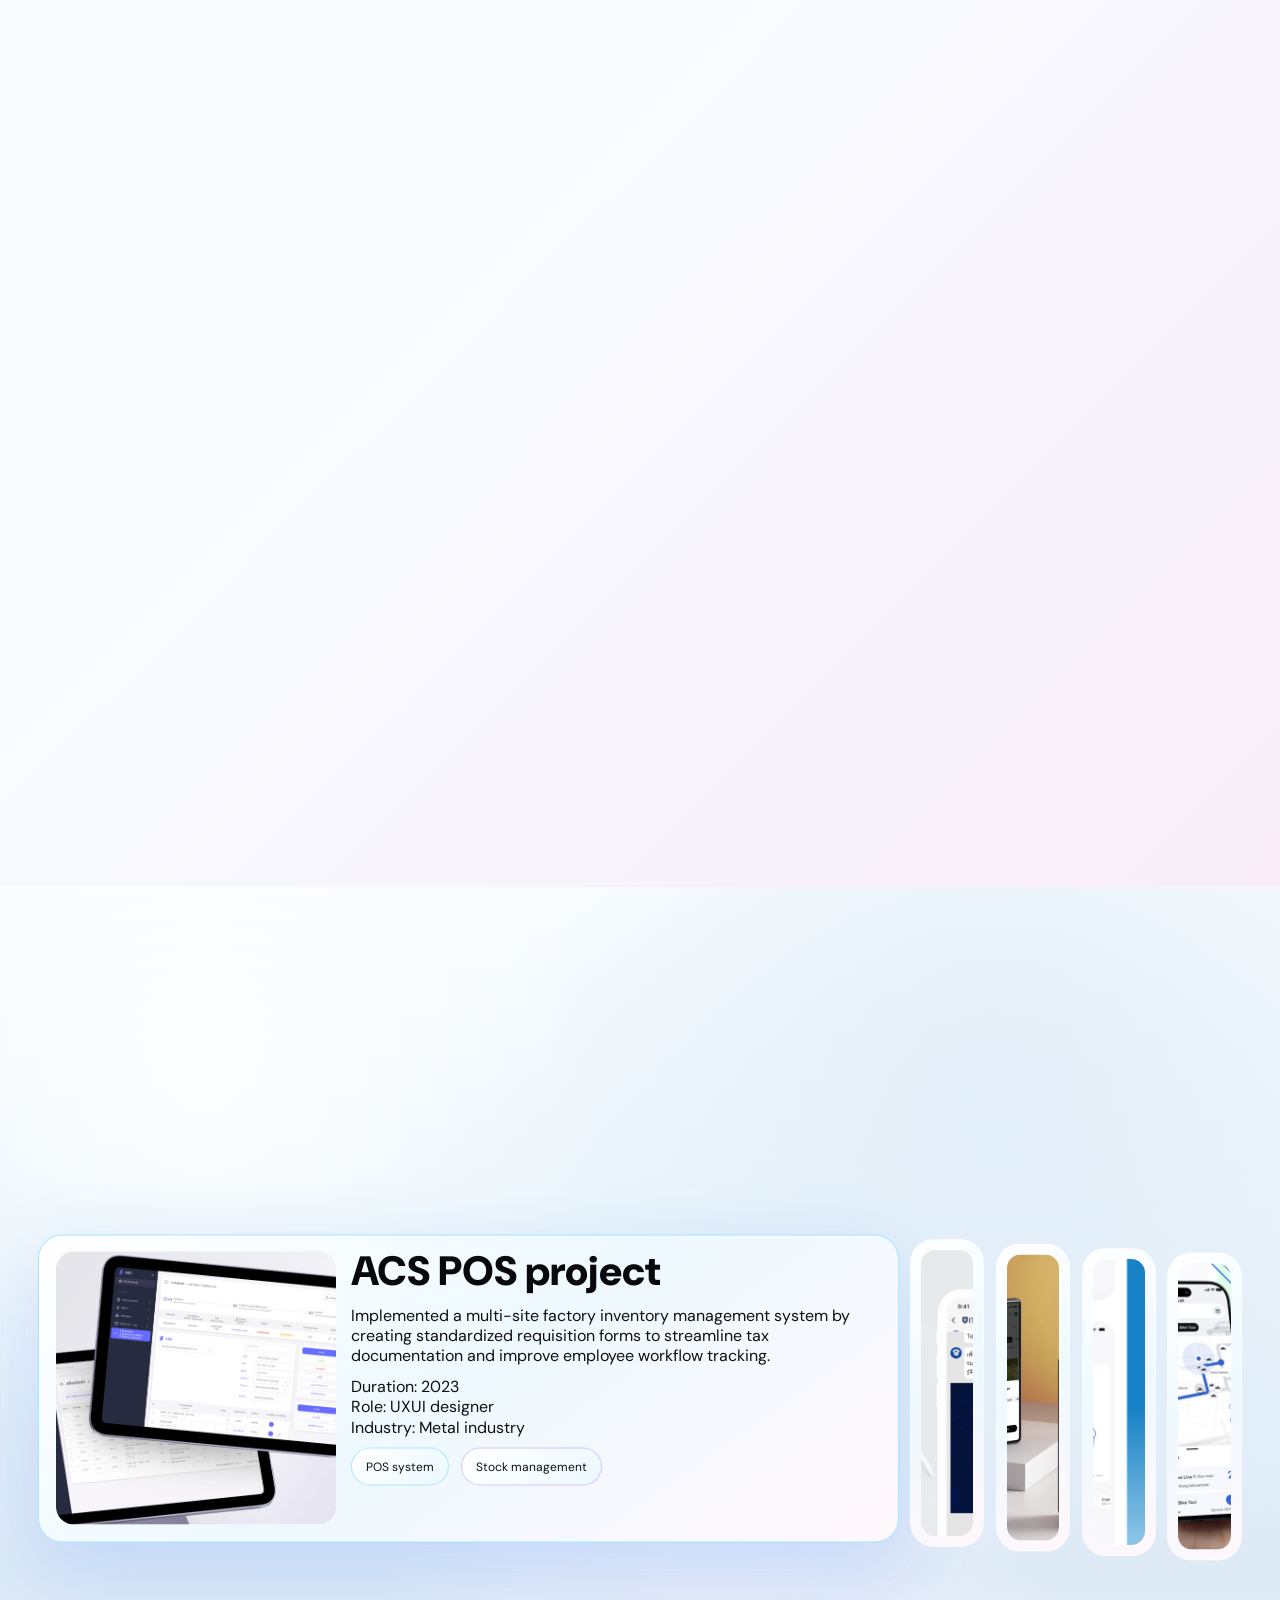
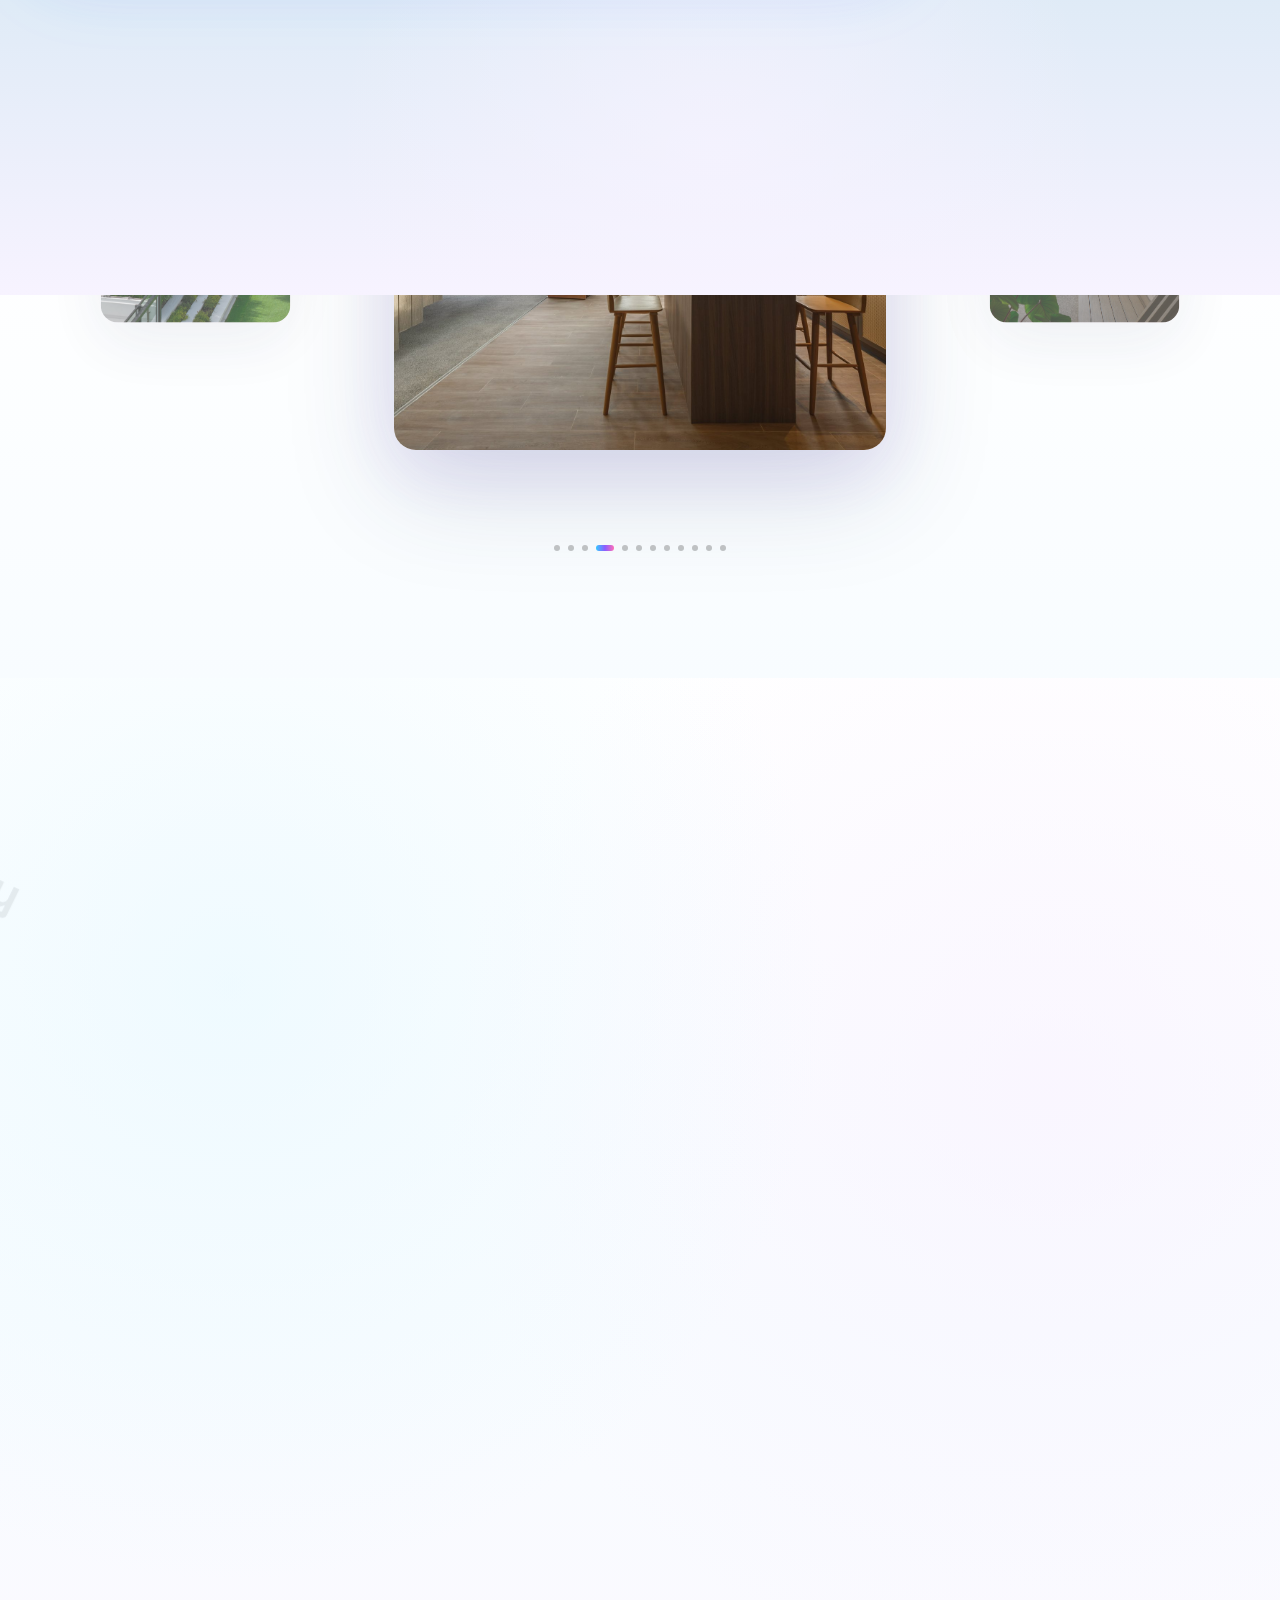
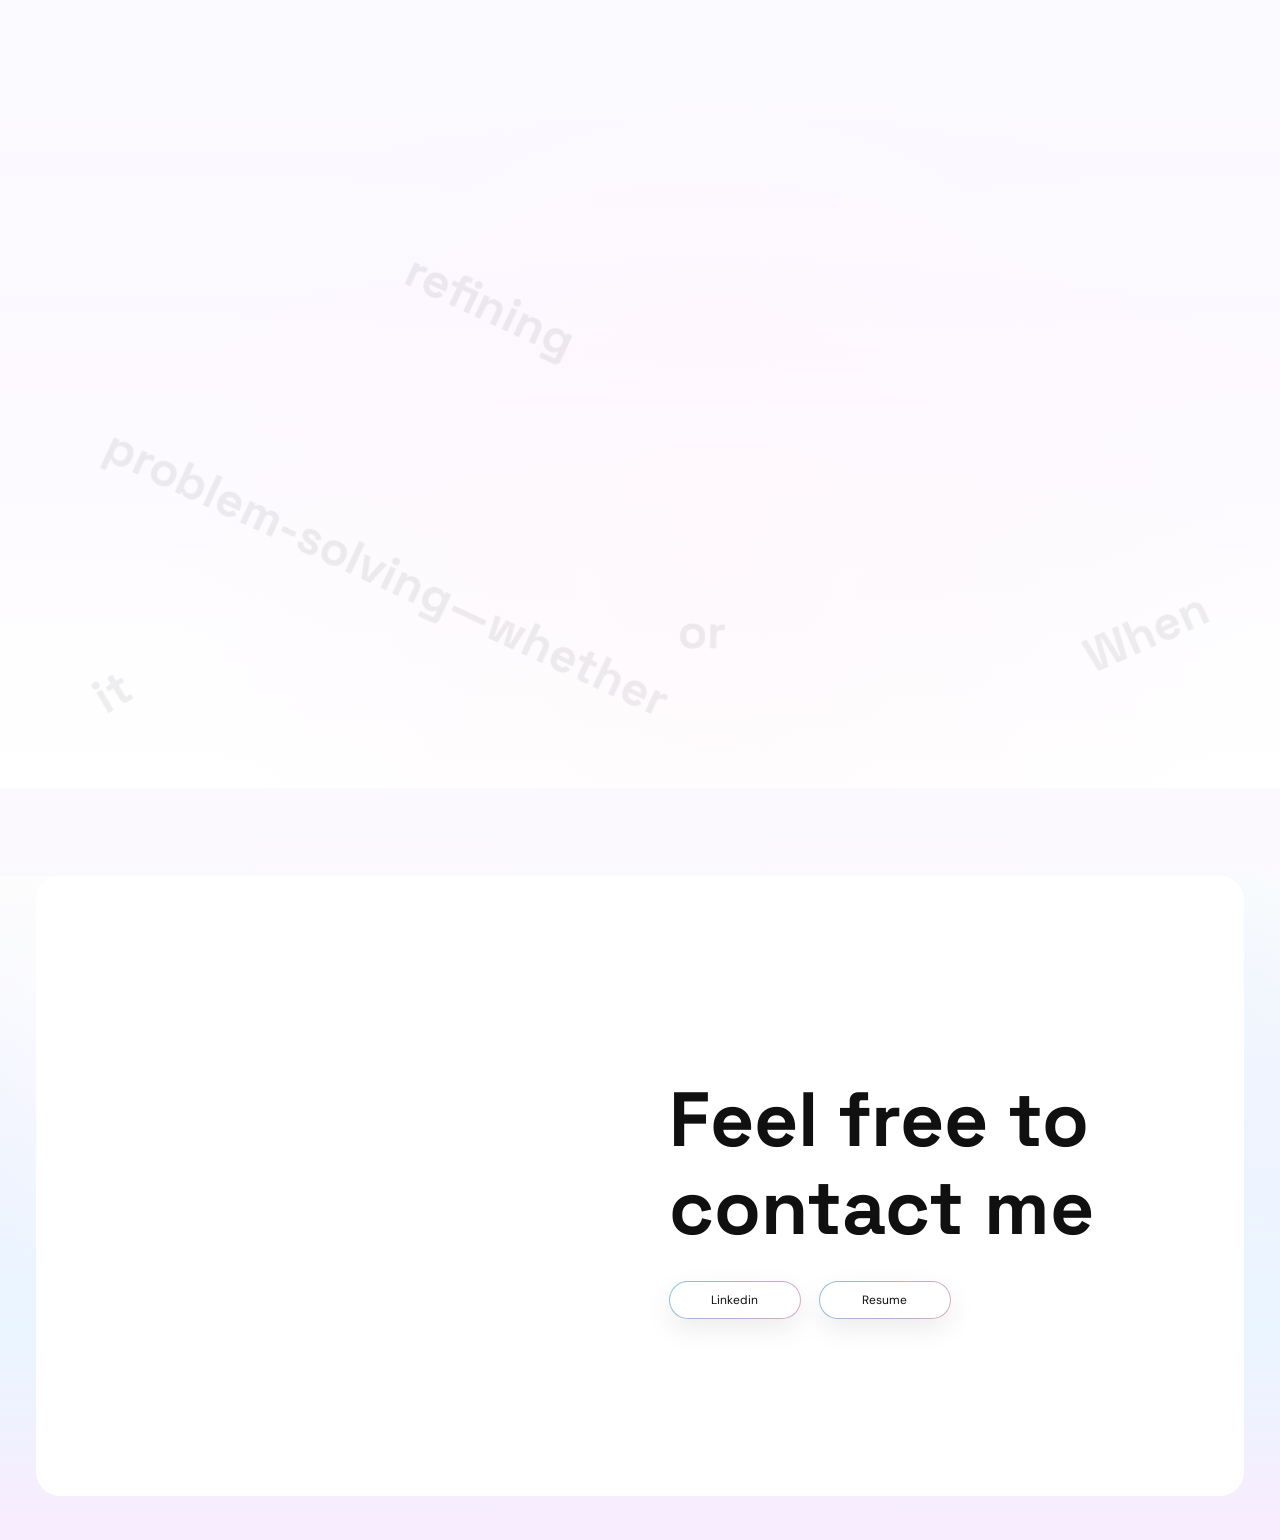
<file: human-omo claude02/versions/version-2026-11-20/index.html>
<!doctype html>
<html lang="en">
  <head>
    <meta charset="utf-8">
    <meta name="viewport" content="width=device-width, initial-scale=1">
    <meta name="theme-color" content="#fcfcfc">
    <title>Nophathai Portfolio</title>
    <link rel="preload" as="image" href="new003-webp-desktop/frame-001.webp" media="(min-width: 761px)">
    <link rel="preload" as="image" href="new003-webp-desktop/frame-002.webp" media="(min-width: 761px)">
    <link rel="preload" as="image" href="new003-webp-mobile/frame-001.webp" media="(max-width: 760px)">
    <link rel="preload" as="image" href="new003-webp-mobile/frame-002.webp" media="(max-width: 760px)">
    <link rel="preconnect" href="https://fonts.googleapis.com">
    <link rel="preconnect" href="https://fonts.gstatic.com" crossorigin>
    <link href="https://fonts.googleapis.com/css2?family=DM+Sans:wght@400;500;600;700;800;900&family=Space+Grotesk:wght@500;600;700&display=swap" rel="stylesheet">
    <link rel="preload" as="image" href="Logo.png">
    <link rel="preload" as="image" href="gallery/gal_01.jpg">
    <style>
      html, body { margin: 0; background: #dfe7ee; }
      .loader-bubble { position: fixed; z-index: 100; inset: 0; display: grid; place-items: center; background: #dfe7ee; }
      .loader-bubble__text { display: grid; place-items: center; width: clamp(180px, 28vw, 360px); aspect-ratio: 1; border-radius: 50%; background: #9da3a5; color: #000; font-family: system-ui, sans-serif; font-size: clamp(62px, 11vw, 150px); font-weight: 900; }
    </style>
    <link rel="stylesheet" href="styles.css?v=07-11-2026">
  </head>
  <body>
    <div class="loader-bubble" aria-live="polite">
      <div class="loader-bubble__text">Hi</div>
    </div>

    <div class="read-cursor" aria-hidden="true">Read more</div>
    <div class="read-cursor-dot" aria-hidden="true"></div>
    <div class="pencil-cursor" aria-hidden="true">✏️</div>

    <header class="site-nav">
      <a class="site-logo" href="https://nophathai.xyz/" aria-label="Go to Home">
        <img class="site-logo__mark" src="Logo.png" alt="Nophathai">
      </a>
      <nav class="site-menu" aria-label="Main navigation">
        <div class="project-menu">
          <a class="nav-link" href="#first-projectsme">Projects</a>
          <div class="project-dropdown" aria-label="Project links">
            <a href="https://nophathai.site/alphasme">
              <img src="reference/main_projects/alphaSME.avif" alt="">
              <span>Alpha SME</span>
            </a>
            <a href="https://nophathai.site/eastspring">
              <img src="reference/main_projects/EastspingTH.avif" alt="">
              <span>Eastspring M ChoiceTH</span>
            </a>
            <a href="https://nophathai.site/principal">
              <img src="reference/main_projects/principalTH.avif" alt="">
              <span>Principal TH</span>
            </a>
          </div>
        </div>
        <a class="nav-link" href="https://drive.google.com/file/d/1puTbi7d4yI_JUJCgYgfAr1UAvf_gmi9f/view?usp=drive_link" target="_blank" rel="noreferrer">Resume</a>
      </nav>
    </header>

    <nav class="section-timeline" aria-label="Section timeline">
      <a class="section-timeline__item is-active" href="#home" data-section-target="home">
        <span class="section-timeline__dot" aria-hidden="true"></span>
        <span class="section-timeline__label">Hello</span>
      </a>
      <a class="section-timeline__item" href="#first-projectsme" data-section-target="first-projectsme">
        <span class="section-timeline__dot" aria-hidden="true"></span>
        <span class="section-timeline__label">Main projects</span>
      </a>
      <a class="section-timeline__item" href="#playground" data-section-target="playground">
        <span class="section-timeline__dot" aria-hidden="true"></span>
        <span class="section-timeline__label">Side projects / Playground</span>
      </a>
      <a class="section-timeline__item" href="#gallery" data-section-target="gallery">
        <span class="section-timeline__dot" aria-hidden="true"></span>
        <span class="section-timeline__label">Exterior product design works</span>
      </a>
      <a class="section-timeline__item" href="#chalk-board" data-section-target="chalk-board">
        <span class="section-timeline__dot" aria-hidden="true"></span>
        <span class="section-timeline__label">Chalk board</span>
      </a>
      <a class="section-timeline__item" href="#why-me" data-section-target="why-me" hidden>
        <span class="section-timeline__dot" aria-hidden="true"></span>
        <span class="section-timeline__label">Why me</span>
      </a>
      <a class="section-timeline__item" href="#contact" data-section-target="contact">
        <span class="section-timeline__dot" aria-hidden="true"></span>
        <span class="section-timeline__label">Contact</span>
      </a>
    </nav>

    <main class="page-shell">
      <section class="sequence-stage" id="home" aria-label="Nophathai hero">
        <div class="sequence-stage__pin">
          <canvas class="sequence-canvas" width="1920" height="1080" aria-hidden="true"></canvas>
          <div class="sequence-shade" aria-hidden="true"></div>
          <div class="hero-copy">
            <h1>I'm Nop</h1>
            <p class="hero-description">I'm a Product designer. I transform fragmented fintech products into unified, state-driven platforms across banking and investment ecosystems, enabling clarity, trust, and confident decisions at scale.</p>
            <a class="pill-button scroll-cue" href="#first-projectsme" aria-label="Go to projects">
              <span>Go to projects</span>
            </a>
          </div>
        </div>
      </section>

      <section class="main-projects" id="first-projectsme" aria-label="Main projects">
        <div class="stack-wrap">
          <a class="project-card main-card read-target" href="https://nophathai.site/alphasme" data-tilt="-1.8">
            <div class="project-media">
              <img src="reference/main_projects/alphaSME.avif" alt="alphaSME product mockup">
            </div>
            <div class="project-info">
              <h2>alpha SME</h2>
              <p>Digitizing 10M THB SME Transfers with Real-Time Overdraft Execution</p>
              <p>Duration :2024-present</p>
              <p>Role :UXUI designer</p>
              <p>Industry :Finance</p>
              <div class="tags">
                <span>Overdraft-loan</span>
                <span>Split transaction</span>
                <span>eKYC</span>
                <span>Design system</span>
              </div>
            </div>
          </a>

          <a class="project-card main-card read-target" href="https://nophathai.site/eastspring" data-tilt="1.6">
            <div class="project-media">
              <img src="reference/main_projects/EastspingTH.avif" alt="Eastspring TH product mockup">
            </div>
            <div class="project-info">
              <h2>Eastspring TH</h2>
              <p>Designing a multi-stakeholder Provident Fund ecosystem</p>
              <p>Duration :2023-2024</p>
              <p>Role :UXUI designer</p>
              <p>Industry :Finance</p>
              <div class="tags">
                <span>Provident fund</span>
                <span>Portfolio</span>
                <span>Employer system</span>
                <span>Retirement plan</span>
              </div>
            </div>
          </a>

          <a class="project-card main-card read-target" href="https://nophathai.site/principal" data-tilt="-1.2">
            <div class="project-media">
              <img src="reference/main_projects/principalTH.avif" alt="Principal TH product mockup">
            </div>
            <div class="project-info">
              <h2>Principal TH</h2>
              <p>Merging Mutual Fund &amp; Provident Fund into a unified investment platform</p>
              <p>Duration : 2022-2024</p>
              <p>Role : UXUI designer</p>
              <p>Industry : Finance</p>
              <div class="tags">
                <span>Mutual fund</span>
                <span>QR payment</span>
                <span>Switch fund</span>
                <span>NDID</span>
              </div>
            </div>
          </a>
        </div>
      </section>

      <section class="side-projects" id="playground" aria-label="Side projects">
        <a class="side-card side-card--active read-target" href="https://nophathai.site/asc-project">
          <div class="side-media"><img src="reference/side_projects/ACS_POS_project.avif" alt="ACS POS project"></div>
          <div class="side-copy">
            <h2>ACS POS project</h2>
            <p>Implemented a multi-site factory inventory management system by creating standardized requisition forms to streamline tax documentation and improve employee workflow tracking.</p>
            <p>Duration: 2023<br>Role: UXUI designer<br>Industry: Metal industry</p>
            <div class="tags"><span>POS system</span><span>Stock management</span></div>
          </div>
        </a>

        <a class="side-card read-target" href="https://nophathai.site/line-hr-connect">
          <div class="side-media"><img src="reference/side_projects/Line_HR-connect_chatbot.avif" alt="Line HR-connect chatbot"></div>
          <div class="side-copy">
            <h2>Line HR-connect chatbot</h2>
            <p>Access Internal HR Services Anytime, at Your Convenience</p>
            <p>Duration: 2024<br>Role: UXUI designer<br>Industry: HR system</p>
            <div class="tags"><span>GoogleDialogflow</span><span>LineDev</span></div>
          </div>
        </a>

        <a class="side-card read-target" href="https://nophathai.site/youtube-subscriptions">
          <div class="side-media"><img src="reference/side_projects/Youtube_subscriptions.avif" alt="Youtube subscriptions"></div>
          <div class="side-copy">
            <h2>Youtube subscriptions</h2>
            <p>Organize your subscriptions, stay focused, and watch what truly matters to you</p>
            <p>Duration: 2025<br>Role: UXUI designer<br>Industry: Entertainment</p>
            <div class="tags"><span>Filter subscriptions</span><span>Manage group</span></div>
          </div>
        </a>

        <a class="side-card read-target" href="https://drive.google.com/file/d/1-5-WTNSnwZCxDPs_Wb1O4zkri0mR_py-/view?usp=drive_link" target="_blank" rel="noreferrer">
          <div class="side-media"><img src="reference/side_projects/smart lighting.png" alt="Workspace Lighting Management"></div>
          <div class="side-copy">
            <h2>Workspace Lighting Management</h2>
            <p>Adaptive Office Lighting System</p>
            <p>Duration: 2026<br>Role: UXUI designer<br>Industry: Electronic</p>
            <div class="tags"><span>Lighting management</span><span>User level control</span></div>
          </div>
        </a>

        <a class="side-card read-target" href="https://drive.google.com/file/d/1ar49w0Ur-00yDCKGlhAwo5LK2SBUWVZI/view?usp=sharing" target="_blank" rel="noreferrer">
          <div class="side-media"><img src="reference/side_projects/Sam lor cover.png" alt="Sam Lor Local Transit"></div>
          <div class="side-copy">
            <h2>Sam Lor Local Transit</h2>
            <p>Fixing Local Transit.<br>Reliable rides, a more developed Thailand.</p>
            <p>Duration: 2026<br>Role: UXUI designer<br>Industry: Transportation</p>
            <div class="tags"><span>Transportation</span><span>Local transit</span></div>
          </div>
        </a>
      </section>

      <section class="gallery-section" id="gallery" aria-label="Gallery">
        <div class="marquee gallery-marquee">
          <span>Designing spaces, now designing screens. Same passion, different canvas.</span>
          <span>Designing spaces, now designing screens. Same passion, different canvas.</span>
          <span>Designing spaces, now designing screens. Same passion, different canvas.</span>
          <span>Designing spaces, now designing screens. Same passion, different canvas.</span>
        </div>
        <div class="gallery-track" aria-label="Carousel gallery"></div>
        <div class="gallery-pagination" aria-label="Gallery pagination"></div>
      </section>

      <section class="chalk-section" id="chalk-board" aria-label="Design statement">
        <canvas class="chalk-canvas" aria-hidden="true"></canvas>
        <button class="chalk-eraser" type="button" aria-label="Clear chalk drawing">
          <img src="eraser001.png" alt="">
        </button>
        <div class="chalk-sentence" aria-label="Design is creative problem-solving, whether refining the old or inventing the new. When it is right, it is naturally beautiful"></div>
        <div class="chalk-palette" aria-label="Chalk gradient colors">
          <button class="chalk-color is-active" type="button" data-chalk-gradient="blue" aria-label="Blue to cyan gradient" aria-pressed="true">
            <span style="--swatch-a: #7b5cff; --swatch-b: #35c8ff;"></span>
          </button>
          <button class="chalk-color" type="button" data-chalk-gradient="fire" aria-label="Red to orange gradient" aria-pressed="false">
            <span style="--swatch-a: #ff3d5a; --swatch-b: #ff9d2f;"></span>
          </button>
          <button class="chalk-color" type="button" data-chalk-gradient="green" aria-label="Green to yellow gradient" aria-pressed="false">
            <span style="--swatch-a: #16c784; --swatch-b: #d9ff6a;"></span>
          </button>
          <button class="chalk-color" type="button" data-chalk-gradient="mono" aria-label="White to black gradient" aria-pressed="false">
            <span style="--swatch-a: #ffffff; --swatch-b: #0b0b0f;"></span>
          </button>
        </div>
      </section>

      <section class="why-contact-shell">
        <section class="why-me" id="why-me" aria-label="Why me" data-section-hidden="true" hidden>
          <div class="marquee skills-marquee skills-marquee--top">
            <span>RESEARCH&nbsp;&nbsp;&nbsp; DESIGN&nbsp;&nbsp;&nbsp; WIREFRAME&nbsp;&nbsp;&nbsp; PROTOTYPE&nbsp;&nbsp;&nbsp; USABILITY TESTING&nbsp;&nbsp;&nbsp;</span>
            <span>RESEARCH&nbsp;&nbsp;&nbsp; DESIGN&nbsp;&nbsp;&nbsp; WIREFRAME&nbsp;&nbsp;&nbsp; PROTOTYPE&nbsp;&nbsp;&nbsp; USABILITY TESTING&nbsp;&nbsp;&nbsp;</span>
            <span>RESEARCH&nbsp;&nbsp;&nbsp; DESIGN&nbsp;&nbsp;&nbsp; WIREFRAME&nbsp;&nbsp;&nbsp; PROTOTYPE&nbsp;&nbsp;&nbsp; USABILITY TESTING&nbsp;&nbsp;&nbsp;</span>
            <span>RESEARCH&nbsp;&nbsp;&nbsp; DESIGN&nbsp;&nbsp;&nbsp; WIREFRAME&nbsp;&nbsp;&nbsp; PROTOTYPE&nbsp;&nbsp;&nbsp; USABILITY TESTING&nbsp;&nbsp;&nbsp;</span>
          </div>
          <div class="why-layout">
            <h2>Why me?</h2>
            <div class="bento-grid">
              <article class="bento-card bento-card--wide">
                <img src="why_me/idea.png?v=2-1-31" alt="">
                <p>10 years of bringing design ideas to life.</p>
              </article>
              <article class="bento-card">
                <img src="why_me/thoughtful.png" alt="">
                <p>Thoughtful execution with a sharp eye for detail.</p>
              </article>
              <article class="bento-card">
                <img src="why_me/technology.png" alt="">
                <p>Constantly evolving alongside new technologies.</p>
              </article>
              <article class="bento-card bento-card--tall">
                <img src="why_me/coco.png" alt="">
                <p>An absolute cat lover.</p>
              </article>
              <article class="bento-card">
                <img src="why_me/friendly.png" alt="">
                <p>Friendly, energetic, and always up for a good challenge.</p>
              </article>
            </div>
          </div>
          <div class="marquee skills-marquee skills-marquee--bottom">
            <span>RESEARCH&nbsp;&nbsp;&nbsp; DESIGN&nbsp;&nbsp;&nbsp; WIREFRAME&nbsp;&nbsp;&nbsp; PROTOTYPE&nbsp;&nbsp;&nbsp; USABILITY TESTING&nbsp;&nbsp;&nbsp;</span>
            <span>RESEARCH&nbsp;&nbsp;&nbsp; DESIGN&nbsp;&nbsp;&nbsp; WIREFRAME&nbsp;&nbsp;&nbsp; PROTOTYPE&nbsp;&nbsp;&nbsp; USABILITY TESTING&nbsp;&nbsp;&nbsp;</span>
            <span>RESEARCH&nbsp;&nbsp;&nbsp; DESIGN&nbsp;&nbsp;&nbsp; WIREFRAME&nbsp;&nbsp;&nbsp; PROTOTYPE&nbsp;&nbsp;&nbsp; USABILITY TESTING&nbsp;&nbsp;&nbsp;</span>
            <span>RESEARCH&nbsp;&nbsp;&nbsp; DESIGN&nbsp;&nbsp;&nbsp; WIREFRAME&nbsp;&nbsp;&nbsp; PROTOTYPE&nbsp;&nbsp;&nbsp; USABILITY TESTING&nbsp;&nbsp;&nbsp;</span>
          </div>
        </section>

        <section class="contact-section" id="contact" aria-label="Contact">
          <div class="contact-highlight" aria-hidden="true"></div>
          <div class="contact-copy">
            <h2>Feel free to<br>contact me</h2>
            <div class="contact-actions">
              <a class="pill-button" href="https://www.linkedin.com/in/nophathai-vasasmith" target="_blank" rel="noreferrer">Linkedin</a>
              <a class="pill-button" href="https://drive.google.com/file/d/1puTbi7d4yI_JUJCgYgfAr1UAvf_gmi9f/view?usp=drive_link" target="_blank" rel="noreferrer">Resume</a>
            </div>
          </div>
        </section>
      </section>
    </main>

    <script src="script.js?v=07-11-2026"></script>
  </body>
</html>
</file>
<file: human-omo claude02/styles.css>
:root {
  --bg: #fcfcfc;
  --ink: #101010;
  --muted: #7f7f7f;
  --line: rgba(16, 16, 16, 0.13);
  --soft: #eeeeee;
  --blue-soft: #c3cfda;
  --section-blue: #d6e3ef;
  --accent-cyan: #35c8ff;
  --accent-purple: #8c5cff;
  --accent-pink: #ff6fb7;
  --accent-lime: #d9ff6a;
  --accent-ice: #eaf8ff;
  --charcoal: #09090c;
  --ease: cubic-bezier(0.22, 1, 0.36, 1);
  --font: "DM Sans", Inter, ui-sans-serif, system-ui, -apple-system, BlinkMacSystemFont, "Segoe UI", sans-serif;
  --heading-font: "Space Grotesk", "DM Sans", Inter, ui-sans-serif, system-ui, sans-serif;
  --main-card-h: clamp(486px, 43vw, 506px);
}

* {
  box-sizing: border-box;
}

html {
  background: #dfe7ee;
  color: var(--ink);
  scroll-behavior: smooth;
  scrollbar-width: none;
}

body {
  margin: 0;
  min-width: 320px;
  background: #dfe7ee;
  color: var(--ink);
  font-family: var(--font);
  letter-spacing: 0;
  overflow-x: hidden;
  -ms-overflow-style: none;
}

body::-webkit-scrollbar {
  display: none;
}

body.is-loading {
  overflow: hidden;
}

body.has-read-cursor {
  cursor: none;
}

a {
  color: inherit;
  text-decoration: none;
}

img,
canvas,
video {
  display: block;
  max-width: 100%;
}

button,
a {
  -webkit-tap-highlight-color: transparent;
}

.page-shell {
  overflow: clip;
  background:
    linear-gradient(180deg, #fcfcfc 0%, #f6fbff 24%, #fcfcfc 48%, #f7f2ff 76%, #fcfcfc 100%);
}

section {
  max-width: 100%;
}

.site-nav {
  position: fixed;
  top: 0;
  left: 0;
  z-index: 40;
  display: flex;
  align-items: center;
  justify-content: space-between;
  width: 100%;
  padding: clamp(16px, 2vw, 24px) clamp(18px, 3.2vw, 34px);
  color: var(--ink);
  pointer-events: none;
}

.site-logo,
.nav-link {
  pointer-events: auto;
  color: #000;
  font-size: 16px;
  font-weight: 400;
  line-height: 1;
  transition: color 320ms var(--ease), opacity 320ms var(--ease);
}

.nav-link:hover,
.site-logo:hover {
  opacity: 0.7;
}

.site-logo {
  position: relative;
  display: block;
  width: clamp(54px, 5.2vw, 74px);
  aspect-ratio: 171 / 72;
}

.site-logo__mark {
  display: block;
  width: 100%;
  height: 100%;
  object-fit: contain;
  opacity: 1;
}

.site-menu {
  display: flex;
  align-items: center;
  gap: clamp(20px, 3vw, 32px);
}

.section-timeline {
  position: fixed;
  left: clamp(12px, 1.2vw, 20px);
  top: 50%;
  z-index: 34;
  display: grid;
  gap: 13px;
  padding: 14px 10px 14px 0;
  transform: translateY(-50%);
  pointer-events: none;
}

.section-timeline::before {
  content: "";
  position: absolute;
  left: 7px;
  top: 24px;
  bottom: 24px;
  width: 1px;
  background: linear-gradient(180deg, rgba(53, 200, 255, 0.26), rgba(140, 92, 255, 0.38), rgba(255, 111, 183, 0.22));
  opacity: 0.7;
}

.section-timeline__item {
  position: relative;
  display: inline-flex;
  align-items: center;
  gap: 10px;
  width: max-content;
  max-width: min(248px, 24vw);
  min-height: 18px;
  color: rgba(14, 18, 28, 0.48);
  font-size: 11px;
  font-weight: 400;
  line-height: 1.08;
  pointer-events: auto;
  transition: color 260ms var(--ease), transform 260ms var(--ease), opacity 260ms var(--ease);
}

.section-timeline__item[data-section-target="why-me"] {
  display: none;
}

.section-timeline__dot {
  position: relative;
  z-index: 1;
  flex: 0 0 auto;
  width: 15px;
  height: 15px;
  border: 1px solid rgba(14, 18, 28, 0.24);
  border-radius: 50%;
  background: rgba(255, 255, 255, 0.66);
  box-shadow: 0 8px 22px rgba(16, 16, 16, 0.08);
  transition: border-color 260ms var(--ease), background 260ms var(--ease), box-shadow 260ms var(--ease), transform 260ms var(--ease);
}

.section-timeline__dot::after {
  content: "";
  position: absolute;
  inset: 4px;
  border-radius: 50%;
  background: rgba(14, 18, 28, 0.34);
  transition: background 260ms var(--ease), transform 260ms var(--ease);
}

.section-timeline__label {
  display: inline-block;
  padding: 5px 8px;
  border-radius: 999px;
  background: rgba(255, 255, 255, 0.42);
  backdrop-filter: blur(12px);
  box-shadow: 0 10px 26px rgba(16, 16, 16, 0.05);
  opacity: 0.58;
  transition: opacity 260ms var(--ease), background 260ms var(--ease), box-shadow 260ms var(--ease);
}

.section-timeline__item:hover,
.section-timeline__item.is-active {
  color: rgba(8, 9, 13, 0.94);
  transform: translate3d(2px, 0, 0);
}

.section-timeline__item:hover .section-timeline__label,
.section-timeline__item.is-active .section-timeline__label {
  background: rgba(255, 255, 255, 0.76);
  box-shadow: 0 14px 36px rgba(53, 200, 255, 0.12), 0 10px 28px rgba(140, 92, 255, 0.1);
  opacity: 1;
}

.section-timeline__item.is-active .section-timeline__dot {
  border-color: transparent;
  background:
    linear-gradient(#fff, #fff) padding-box,
    linear-gradient(135deg, var(--accent-cyan), var(--accent-purple), var(--accent-pink)) border-box;
  box-shadow: 0 0 0 5px rgba(53, 200, 255, 0.1), 0 12px 34px rgba(140, 92, 255, 0.2);
  transform: scale(1.18);
}

.section-timeline__item.is-active .section-timeline__dot::after {
  background: linear-gradient(135deg, var(--accent-cyan), var(--accent-purple), var(--accent-pink));
  transform: scale(0.9);
}

.project-menu {
  position: relative;
  pointer-events: auto;
}

.project-dropdown {
  position: absolute;
  top: calc(100% + 14px);
  right: 0;
  display: grid;
  grid-template-columns: repeat(3, 200px);
  gap: 12px;
  min-width: 0;
  padding: 12px;
  border: 1px solid rgba(140, 92, 255, 0.14);
  border-radius: 24px;
  background:
    linear-gradient(135deg, rgba(255, 255, 255, 0.98), rgba(241, 248, 255, 0.98)),
    #fff;
  color: var(--ink);
  box-shadow: 0 28px 90px rgba(44, 59, 99, 0.18);
  opacity: 0;
  transform: translate3d(0, -8px, 0) scale(0.98);
  visibility: hidden;
  transition:
    opacity 240ms var(--ease),
    transform 280ms var(--ease),
    visibility 240ms var(--ease);
}

.project-menu:hover .project-dropdown,
.project-menu:focus-within .project-dropdown {
  opacity: 1;
  transform: translate3d(0, 0, 0) scale(1);
  visibility: visible;
}

.project-dropdown a {
  display: grid;
  gap: 10px;
  padding: 8px;
  border-radius: 18px;
  font-size: 14px;
  font-weight: 400;
  line-height: 1.15;
  transition: background-color 180ms var(--ease), transform 180ms var(--ease);
}

.project-dropdown a img {
  width: 200px;
  aspect-ratio: 1;
  border-radius: 16px;
  object-fit: cover;
}

.project-dropdown a:hover {
  background: linear-gradient(135deg, rgba(53, 200, 255, 0.14), rgba(255, 111, 183, 0.12));
}

.loader-bubble {
  position: fixed;
  z-index: 100;
  inset: 0;
  display: grid;
  place-items: center;
  background: #dfe7ee;
  pointer-events: auto;
  overflow: hidden;
}

.loader-bubble__text {
  display: grid;
  place-items: center;
  width: clamp(180px, 28vw, 360px);
  aspect-ratio: 1;
  border-radius: 50%;
  background:
    radial-gradient(circle at 18% 18%, #e0eef7 0 16%, transparent 34%),
    radial-gradient(circle at 82% 22%, #ecf8fa 0 18%, transparent 36%),
    radial-gradient(circle at 76% 84%, #e1d7cf 0 18%, transparent 38%),
    linear-gradient(135deg, #878785, #9da3a5 18%, #8c5cff 42%, #35c8ff 62%, #ff6fb7 82%, #d9ff6a);
  background-size: 180% 180%, 170% 170%, 190% 190%, 240% 240%;
  color: #000;
  font-size: clamp(62px, 11vw, 150px);
  font-weight: 900;
  line-height: 1;
  animation: bubbleGradient 5200ms ease-in-out infinite alternate;
  transform: translate3d(0, 0, 0) scale(1);
  transition:
    opacity 820ms var(--ease),
    transform 1200ms var(--ease);
}

body.sequence-ready .loader-bubble {
  pointer-events: none;
  animation: loaderFade 1200ms var(--ease) forwards;
}

body.sequence-ready .loader-bubble__text {
  opacity: 0;
  transform: translate3d(0, 0, 0) scale(12);
}

.sequence-stage {
  position: relative;
  height: 245svh;
  background: #dfe7ee;
}

.sequence-stage__pin {
  position: sticky;
  top: 0;
  height: 100svh;
  overflow: hidden;
  background: #dfe7ee;
}

.sequence-canvas {
  width: 100%;
  height: 100%;
  background: #dfe7ee url("new003-webp-desktop/frame-001.webp") center / cover no-repeat;
  opacity: 0;
  transition: opacity 560ms var(--ease);
}

.sequence-canvas.is-ready {
  opacity: 1;
}

.sequence-shade {
  pointer-events: none;
  position: absolute;
  inset: 0;
  background:
    linear-gradient(90deg, rgba(252, 252, 252, 0.62), rgba(234, 248, 255, 0.14) 34%, rgba(252, 252, 252, 0) 58%),
    linear-gradient(180deg, rgba(252, 252, 252, 0.04), rgba(252, 252, 252, 0) 52%, rgba(246, 251, 255, 0.72) 92%, #f8fbff 99%);
}

.hero-copy {
  --copy-x: 112vw;
  --copy-y: -8px;
  position: absolute;
  z-index: 2;
  top: clamp(140px, 18vh, 210px);
  right: clamp(24px, 6vw, 96px);
  display: grid;
  justify-items: center;
  width: min(520px, calc(100% - 48px));
  color: var(--ink);
  text-align: center;
  opacity: 0;
  transform: translate3d(var(--copy-x), var(--copy-y), 0);
  will-change: transform, opacity;
}

.hero-copy h1 {
  margin: 0 0 18px;
  font-family: var(--heading-font);
  font-size: clamp(64px, 7.4vw, 118px);
  font-weight: 950;
  line-height: 0.86;
  letter-spacing: 0;
  color: #fff;
  text-shadow: 0 1px 22px rgba(16, 16, 16, 0.12), 0 0 34px rgba(255, 255, 255, 0.22);
}

.hero-description {
  max-width: 46ch;
  margin: 0 0 34px;
  font-size: clamp(15px, 1.18vw, 18px);
  font-weight: 400;
  line-height: 1.48;
  color: rgba(16, 16, 16, 0.78);
}

.pill-button {
  display: inline-grid;
  place-items: center;
  min-width: 132px;
  height: 38px;
  padding: 0 18px;
  border: 1px solid rgba(16, 16, 16, 0.16);
  border-radius: 999px;
  background: linear-gradient(#fff, #fff) padding-box, linear-gradient(110deg, rgba(53, 200, 255, 0.48), rgba(140, 92, 255, 0.32), rgba(255, 111, 183, 0.38)) border-box;
  color: var(--ink);
  font-size: 12px;
  font-weight: 400;
  line-height: 1;
  box-shadow: 0 10px 28px rgba(16, 16, 16, 0.08);
  transition:
    background-color 280ms var(--ease),
    border-color 280ms var(--ease),
    color 280ms var(--ease),
    transform 280ms var(--ease),
    box-shadow 280ms var(--ease);
}

.pill-button:hover {
  border-color: transparent;
  background: linear-gradient(110deg, #101010, #20203a 46%, #101010) padding-box, linear-gradient(110deg, var(--accent-cyan), var(--accent-purple), var(--accent-pink)) border-box;
  color: #fff;
  box-shadow: 0 18px 48px rgba(53, 200, 255, 0.22), 0 18px 42px rgba(140, 92, 255, 0.16);
}

.scroll-cue {
  opacity: 0;
  pointer-events: none;
  transform: translate3d(0, -8px, 0) scale(0.96);
}

.scroll-cue.is-visible {
  opacity: 1;
  pointer-events: auto;
  transform: translate3d(0, 0, 0) scale(1);
}

.main-projects {
  position: relative;
  z-index: 1;
  padding: clamp(34px, 6vw, 64px) clamp(16px, 4vw, 56px) clamp(98px, 14vw, 170px);
  background:
    linear-gradient(135deg, rgba(53, 200, 255, 0.12), rgba(255, 255, 255, 0) 34%),
    linear-gradient(315deg, rgba(255, 111, 183, 0.12), rgba(255, 255, 255, 0) 36%),
    #f8fbff;
  margin-top: -1px;
}

.stack-wrap {
  position: relative;
  min-height: 405svh;
}

.project-card {
  display: grid;
  grid-template-columns: minmax(280px, 1.05fr) minmax(300px, 0.95fr);
  gap: clamp(24px, 4vw, 46px);
  width: min(1166px, 100%);
  height: var(--main-card-h);
  margin: 0 auto;
  padding: clamp(16px, 1.6vw, 20px);
  border: 1px solid rgba(14, 18, 28, 0.12);
  border-radius: 24px;
  background:
    linear-gradient(145deg, #ffffff 0%, #f7fbff 48%, #ffffff 100%);
  color: var(--ink);
  overflow: hidden;
  transform-origin: 50% 72%;
  transition:
    transform 420ms var(--ease),
    box-shadow 420ms var(--ease),
    border-color 420ms var(--ease);
}

.main-card {
  position: sticky;
  top: calc(50svh - (var(--main-card-h) / 2));
  margin-bottom: 34vh;
}

.main-card:nth-child(1) {
  z-index: 3;
}

.main-card:nth-child(2) {
  z-index: 4;
}

.main-card:nth-child(3) {
  z-index: 5;
}

.project-card:hover {
  border-color: rgba(53, 200, 255, 0.42);
  box-shadow: 0 30px 90px rgba(44, 59, 99, 0.14), 0 20px 54px rgba(140, 92, 255, 0.12);
}

.project-media,
.side-media {
  overflow: hidden;
  border-radius: 18px;
  background: linear-gradient(135deg, #eaf8ff, #f5f0ff);
}

.project-media img,
.side-media img,
.gallery-card img,
.bento-card img {
  width: 100%;
  height: 100%;
  object-fit: cover;
}

.project-media img,
.side-media img {
  transform: scale(1);
  transition: transform 850ms var(--ease), filter 500ms var(--ease);
}

.project-card:hover .project-media img,
.side-card:hover .side-media img {
  transform: scale(1.5);
}

.project-info {
  display: grid;
  align-content: start;
  min-width: 0;
  overflow: hidden;
  padding: clamp(6px, 1.5vw, 16px) clamp(6px, 1.2vw, 10px);
}

.project-info h2,
.side-copy h2 {
  margin: 0 0 28px;
  font-size: clamp(44px, 5.2vw, 66px);
  font-weight: 950;
  line-height: 0.9;
  letter-spacing: 0;
  overflow-wrap: anywhere;
  color: #08090d;
}

.project-info p,
.side-copy p {
  margin: 0 0 18px;
  font-size: 16px;
  font-weight: 400;
  line-height: 1.28;
}

.tags {
  display: flex;
  flex-wrap: wrap;
  gap: 10px 12px;
  align-self: end;
  margin-top: auto;
}

.tags span {
  display: inline-flex;
  align-items: center;
  min-height: 38px;
  padding: 0 14px;
  border: 1px solid rgba(16, 16, 16, 0.12);
  border-radius: 999px;
  background: linear-gradient(135deg, rgba(255, 255, 255, 0.98), rgba(234, 248, 255, 0.86));
  font-size: 12px;
  font-weight: 400;
}

.tags span:nth-child(3n + 1) {
  border-color: rgba(53, 200, 255, 0.38);
}

.tags span:nth-child(3n + 2) {
  border-color: rgba(140, 92, 255, 0.32);
}

.tags span:nth-child(3n) {
  border-color: rgba(255, 111, 183, 0.32);
}

.read-cursor,
.read-cursor-dot {
  pointer-events: none;
  position: fixed;
  left: 0;
  top: 0;
  z-index: 90;
  opacity: 0;
  transform: translate3d(-50%, -50%, 0) scale(0.7);
  transition: opacity 180ms var(--ease), transform 180ms var(--ease);
}

.read-cursor {
  display: grid;
  place-items: center;
  width: 116px;
  height: 116px;
  border-radius: 50%;
  background: linear-gradient(135deg, #c3cfda, #eaf8ff 48%, #f5e8ff);
  color: rgba(16, 16, 16, 0.72);
  font-size: 16px;
  font-weight: 400;
}

.read-cursor-dot {
  width: 16px;
  height: 16px;
  border-radius: 50%;
  background: linear-gradient(135deg, #343434, #8c5cff);
}

body.has-read-cursor .read-cursor,
body.has-read-cursor .read-cursor-dot {
  opacity: 1;
  transform: translate3d(-50%, -50%, 0) scale(1);
}

.side-projects {
  position: relative;
  z-index: 4;
  display: flex;
  gap: clamp(6px, 0.9vw, 12px);
  align-items: center;
  justify-content: center;
  min-height: 112svh;
  margin-top: -100svh;
  padding: clamp(112px, 17vw, 190px) clamp(12px, 3vw, 44px) clamp(130px, 16vw, 210px);
  background:
    radial-gradient(circle at 16% 18%, rgba(255, 255, 255, 0.82), transparent 30%),
    radial-gradient(circle at 78% 20%, rgba(221, 234, 246, 0.74), transparent 36%),
    radial-gradient(circle at 56% 86%, rgba(247, 243, 255, 0.72), transparent 34%),
    linear-gradient(180deg, #f8fcff 0%, #eaf4fb 34%, #ddeaf6 68%, #f7f3ff 100%);
  transform: translate3d(0, var(--side-cover-y, 56vh), 0);
  will-change: transform;
}

.side-card {
  display: grid;
  grid-template-columns: minmax(150px, 280px) minmax(230px, 1fr);
  gap: clamp(12px, 1.2vw, 16px);
  flex: 0 1 clamp(72px, 5.8vw, 92px);
  height: 308px;
  min-width: 0;
  padding: clamp(12px, 1.3vw, 18px);
  border: 1px solid rgba(255, 255, 255, 0.16);
  border-radius: 24px;
  background:
    linear-gradient(145deg, #ffffff 0%, #eef9ff 48%, #fff7fb 100%);
  color: var(--ink);
  overflow: hidden;
  transition:
    flex-basis 560ms var(--ease),
    transform 700ms var(--ease),
    background-color 360ms var(--ease),
    border-color 360ms var(--ease),
    box-shadow 420ms var(--ease);
  transform: translate3d(0, var(--side-depth, 0px), 0);
}

.side-card--active {
  flex: 1 1 min(820px, calc(100vw - 420px));
  border-color: rgba(53, 200, 255, 0.42);
  box-shadow: 0 28px 90px rgba(53, 200, 255, 0.12), 0 28px 80px rgba(140, 92, 255, 0.12);
}

.side-copy {
  min-width: 0;
  overflow: hidden;
  opacity: 0;
  transition: opacity 280ms var(--ease);
}

.side-card--active .side-copy {
  opacity: 1;
}

.side-copy h2 {
  margin-bottom: 14px;
  font-size: clamp(28px, 3.2vw, 44px);
  line-height: 0.96;
}

.side-copy p {
  margin-bottom: 10px;
  font-size: 16px;
  font-weight: 400;
}

.side-card:not(.side-card--active) {
  grid-template-columns: 1fr;
  padding: 10px;
}

.side-card:not(.side-card--active) .side-media {
  width: 100%;
  height: 100%;
  border-radius: 14px;
  filter: saturate(0.78) contrast(1.02);
}

.side-card:not(.side-card--active) .side-copy {
  position: absolute;
  opacity: 0;
  pointer-events: none;
}

.chalk-section {
  position: relative;
  z-index: 3;
  height: 190svh;
  margin-top: -1px;
  padding: clamp(52px, 6vw, 84px) clamp(28px, 9vw, 116px) clamp(84px, 12vw, 138px);
  background:
    radial-gradient(circle at 18% 18%, rgba(224, 246, 255, 0.46), transparent 34%),
    radial-gradient(circle at 82% 24%, rgba(248, 236, 255, 0.42), transparent 36%),
    radial-gradient(circle at 56% 86%, rgba(255, 247, 251, 0.56), transparent 34%),
    linear-gradient(180deg, #ffffff 0%, #f8fcff 38%, #fcf8ff 72%, #ffffff 100%);
  overflow: hidden;
  transform: none;
  will-change: auto;
}

.chalk-canvas {
  position: absolute;
  inset: 0;
  z-index: 1;
  width: 100%;
  height: 100%;
}

.chalk-sentence {
  z-index: 2;
  position: sticky;
  top: 50%;
  display: flex;
  flex-wrap: wrap;
  max-width: 1080px;
  margin: 0 auto;
  gap: 0.16em 0.24em;
  font-size: 48px;
  font-family: var(--heading-font);
  font-weight: 950;
  line-height: 1.08;
  letter-spacing: 0;
  text-align: center;
  justify-content: center;
  transform: translateY(calc(-50% + var(--chalk-depth, 0px)));
  color: rgba(7, 10, 18, 0.92);
  text-shadow: 0 1px 0 rgba(255, 255, 255, 0.4);
}

.chalk-word {
  display: inline-block;
  transform: translate3d(var(--from-x), var(--from-y), 0) rotate(var(--from-r));
  opacity: 0.08;
  transition: color 160ms linear;
  will-change: transform, opacity;
}

.pencil-cursor {
  pointer-events: none;
  position: fixed;
  left: 0;
  top: 0;
  z-index: 95;
  opacity: 0;
  font-size: 32px;
  transform: translate3d(-50%, -50%, 0) scaleX(-1) rotate(0deg);
  transition: opacity 160ms var(--ease);
}

.chalk-eraser {
  position: fixed;
  top: auto;
  bottom: clamp(18px, 3.2vw, 32px);
  left: auto;
  right: max(24px, calc(50% - 390px));
  z-index: 6;
  width: clamp(92px, 8vw, 124px);
  aspect-ratio: 1;
  border: 0;
  padding: 0;
  background: transparent;
  box-shadow: none;
  cursor: pointer;
  opacity: var(--eraser-opacity, 0);
  pointer-events: none;
  transform: translate3d(calc(135% - var(--eraser-x, 0%)), var(--eraser-y, 0px), 0) rotate(8deg);
  transition: transform 700ms cubic-bezier(0.16, 1, 0.3, 1), opacity 520ms var(--ease);
  filter: drop-shadow(0 18px 34px rgba(53, 200, 255, 0.24));
}

body.is-in-chalk .chalk-eraser {
  pointer-events: auto;
}

.chalk-eraser:hover {
  transform: translate3d(calc(135% - var(--eraser-x, 0%)), calc(var(--eraser-y, 0px) - 3px), 0) rotate(7deg);
}

.chalk-eraser img {
  width: 100%;
  height: 100%;
  object-fit: contain;
}

.chalk-palette {
  position: fixed;
  left: 50%;
  bottom: clamp(18px, 3.2vw, 32px);
  z-index: 5;
  display: flex;
  align-items: center;
  justify-content: center;
  gap: 12px;
  width: max-content;
  max-width: calc(100vw - 48px);
  margin: 0;
  padding: 10px;
  border: 1px solid rgba(255, 255, 255, 0.5);
  border-radius: 999px;
  background: rgba(255, 255, 255, 0.28);
  box-shadow: 0 18px 44px rgba(34, 50, 74, 0.14);
  backdrop-filter: blur(18px) saturate(1.2);
  opacity: 0;
  pointer-events: none;
  transform: translate3d(-50%, 18px, 0);
  transition: opacity 180ms ease-out, transform 220ms ease-out;
}

body.is-in-chalk .chalk-palette {
  opacity: 1;
  pointer-events: auto;
  transform: translate3d(-50%, 0, 0);
  transition: opacity 260ms var(--ease), transform 260ms var(--ease);
}

.chalk-color {
  position: relative;
  display: grid;
  place-items: center;
  width: 42px;
  height: 42px;
  border: 0;
  border-radius: 999px;
  padding: 4px;
  background: transparent;
  cursor: pointer;
}

.chalk-color::before {
  content: "";
  position: absolute;
  inset: 0;
  border: 1px solid rgba(8, 10, 18, 0.14);
  border-radius: inherit;
  opacity: 0;
  transform: scale(0.82);
  transition: opacity 220ms var(--ease), transform 220ms var(--ease), border-color 220ms var(--ease);
}

.chalk-color span {
  display: block;
  width: 100%;
  height: 100%;
  border-radius: inherit;
  background: linear-gradient(135deg, var(--swatch-a), var(--swatch-b));
  box-shadow: inset 0 0 0 1px rgba(255, 255, 255, 0.45), 0 8px 18px rgba(8, 10, 18, 0.14);
  transition: transform 220ms var(--ease);
}

.chalk-color:hover span,
.chalk-color.is-active span {
  transform: scale(0.88);
}

.chalk-color.is-active::before {
  opacity: 1;
  transform: scale(1);
  border-color: rgba(8, 10, 18, 0.56);
}

body.has-pencil .pencil-cursor {
  opacity: 1;
}

.gallery-section {
  position: relative;
  isolation: isolate;
  display: grid;
  align-content: center;
  min-height: 100svh;
  margin-top: -12px;
  padding: clamp(94px, 12vw, 134px) 0 clamp(88px, 10vw, 124px);
  background:
    linear-gradient(180deg, #d8e9f7 0%, #f8fcff 14%, #fff 48%, #f8fcff 100%);
  overflow: hidden;
}

.marquee {
  display: flex;
  min-width: 200vw;
  width: max-content;
  white-space: nowrap;
  will-change: transform;
}

.marquee span {
  display: inline-block;
  padding-right: 0.6em;
}

.gallery-marquee {
  position: absolute;
  left: 0;
  top: 38%;
  z-index: 0;
  color: rgba(8, 9, 13, 0.11);
  mix-blend-mode: normal;
  font-size: clamp(42px, 6.2vw, 78px);
  font-family: var(--heading-font);
  font-weight: 950;
  line-height: 1;
  pointer-events: none;
  animation: marqueeLeft 15s linear infinite;
}

.gallery-track {
  position: relative;
  z-index: 2;
  display: grid;
  grid-template-columns:
    minmax(92px, min(19vw, 260px))
    minmax(280px, min(58vw, 820px))
    minmax(92px, min(19vw, 260px));
  grid-template-rows: clamp(300px, 42vw, 520px);
  align-items: center;
  justify-content: center;
  justify-items: center;
  gap: clamp(28px, 6vw, 78px);
  min-height: clamp(360px, 48vw, 600px);
  padding: 0 clamp(24px, 6vw, 74px);
  cursor: grab;
  touch-action: pan-y;
  transform: translate3d(var(--gallery-drag-x, 0px), var(--gallery-depth, 0px), 0);
  transition: transform 900ms var(--ease);
}

.gallery-track.is-dragging {
  cursor: grabbing;
  transition: none;
}

.gallery-card {
  position: relative;
  display: none;
  align-self: center;
  justify-self: center;
  width: 100%;
  min-width: 0;
  min-height: 0;
  aspect-ratio: 1.55;
  height: clamp(220px, 27vw, 340px);
  padding: 0;
  border: 0;
  appearance: none;
  overflow: hidden;
  border-radius: 22px;
  background: linear-gradient(135deg, #eaf8ff, #fff0f7);
  box-shadow: 0 24px 80px rgba(44, 59, 99, 0.11);
  transform: scale(0.78);
  filter: none;
  opacity: 0.7;
  transition:
    transform 420ms var(--ease),
    opacity 320ms var(--ease);
}

.gallery-card.is-prev,
.gallery-card.is-next,
.gallery-card.is-active {
  display: block;
  grid-row: 1;
}

.gallery-card.is-prev {
  grid-column: 1;
}

.gallery-card.is-active {
  grid-column: 2;
  height: clamp(300px, 42vw, 520px);
  transform: scale(1);
  opacity: 1;
  box-shadow: 0 36px 110px rgba(44, 59, 99, 0.18), 0 20px 70px rgba(140, 92, 255, 0.1);
}

.gallery-card.is-next {
  grid-column: 3;
}

.gallery-card img {
  width: 100%;
  height: 100%;
  object-fit: cover;
  object-position: center;
}

.gallery-card.is-active::after {
  content: "Exterior product design works";
  position: absolute;
  left: 50%;
  bottom: 24px;
  z-index: 3;
  padding: 10px 16px;
  border-radius: 999px;
  background: rgba(255, 255, 255, 0.96);
  color: #111;
  font-size: 16px;
  font-weight: 400;
  line-height: 1;
  box-shadow: 0 14px 36px rgba(16, 16, 16, 0.12);
  opacity: 0;
  transform: translate3d(-50%, 8px, 0);
  transition: opacity 240ms var(--ease), transform 280ms var(--ease);
  white-space: nowrap;
}

.gallery-card.is-active:hover::after {
  opacity: 1;
  transform: translate3d(-50%, 0, 0);
}

.gallery-pagination {
  position: relative;
  z-index: 3;
  display: flex;
  justify-content: center;
  align-items: center;
  gap: 8px;
  margin-top: clamp(18px, 2.2vw, 28px);
}

.gallery-dot {
  width: 6px;
  height: 6px;
  padding: 0;
  border: 0;
  border-radius: 999px;
  background: rgba(16, 16, 16, 0.24);
  cursor: pointer;
  transition:
    width 260ms var(--ease),
    background-color 260ms var(--ease),
    opacity 260ms var(--ease);
}

.gallery-dot.is-active {
  width: 18px;
  background: linear-gradient(90deg, var(--accent-cyan), var(--accent-purple), var(--accent-pink));
}

.gallery-dot:hover {
  background: rgba(16, 16, 16, 0.62);
}

.why-contact-shell {
  background:
    radial-gradient(circle at 18% 14%, rgba(255, 255, 255, 0.86), transparent 30%),
    radial-gradient(circle at 78% 24%, rgba(233, 245, 255, 0.8), transparent 36%),
    radial-gradient(circle at 54% 86%, rgba(248, 236, 255, 0.72), transparent 32%),
    linear-gradient(180deg, #fcfcfc 0%, #f1f3ff 34%, #e9f5ff 68%, #f8ecff 100%);
  padding-bottom: clamp(24px, 4vw, 44px);
}

.why-me {
  position: relative;
  z-index: 1;
  isolation: isolate;
  min-height: 132svh;
  padding: 78px clamp(18px, 5vw, 80px) 64px;
  overflow: hidden;
}

.why-me[data-section-hidden="true"] {
  display: none;
}

.why-layout {
  position: sticky;
  top: 96px;
  z-index: 2;
}

.skills-marquee {
  z-index: 0;
  color: rgba(8, 10, 18, 0.08);
  font-size: clamp(15px, 1.4vw, 18px);
  font-weight: 400;
  line-height: 1;
  pointer-events: none;
}

.skills-marquee--top {
  position: absolute;
  top: 30px;
  left: 0;
  z-index: 0;
  animation: marqueeLeft 22s linear infinite;
}

.skills-marquee--bottom {
  position: absolute;
  left: 0;
  bottom: clamp(28px, 5vw, 62px);
  z-index: 0;
  margin-top: 0;
  animation: marqueeRight 22s linear infinite;
}

.why-layout {
  display: grid;
  position: sticky;
  z-index: 2;
  grid-template-columns: minmax(220px, 0.8fr) minmax(480px, 1fr);
  gap: clamp(34px, 7vw, 80px);
  align-items: start;
  max-width: 1120px;
  margin: 0 auto;
  transform: translate3d(0, var(--why-depth, 0px), 0);
  transition: transform 900ms var(--ease);
}

.why-layout h2 {
  margin: 0;
  color: #080a12;
  font-size: clamp(64px, 7vw, 86px);
  font-family: var(--heading-font);
  font-weight: 950;
  line-height: 1;
  text-shadow: 0 18px 50px rgba(53, 200, 255, 0.16);
}

.bento-grid {
  position: relative;
  z-index: 3;
  display: grid;
  grid-template-columns: repeat(2, minmax(0, 1fr));
  grid-auto-rows: 176px;
  gap: 16px;
}

.bento-card {
  position: relative;
  overflow: hidden;
  border: 1px solid rgba(255, 255, 255, 0.16);
  border-radius: 24px;
  background: transparent;
  box-shadow: 0 8px 22px rgba(93, 113, 148, 0.035);
  transform: translate3d(0, 28px, 0);
  opacity: 0;
  transition:
    opacity 700ms var(--ease),
    transform 700ms var(--ease);
}

.bento-card.is-visible {
  opacity: 1;
  transform: translate3d(0, 0, 0);
}

.bento-card.is-visible:hover {
  transform: translate3d(0, -6px, 0);
}

.bento-card--wide {
  grid-column: span 1;
}

.bento-card--tall {
  grid-row: span 2;
}

.bento-card img {
  filter: saturate(0.92) contrast(1.02);
  transform: translate3d(0, var(--why-y, 0px), 0) scale(1.03);
  transition: transform 900ms var(--ease), filter 420ms var(--ease);
}

.bento-card p {
  position: absolute;
  left: 20px;
  right: 20px;
  bottom: 16px;
  margin: 0;
  font-size: 12px;
  font-weight: 400;
  line-height: 1.1;
  color: rgba(16, 16, 16, 0.86);
  text-shadow: 0 1px 12px rgba(255, 255, 255, 0.36);
}

.contact-section {
  position: relative;
  z-index: 2;
  min-height: 620px;
  margin: clamp(42px, 7vw, 88px) clamp(18px, 3vw, 36px) 0;
  overflow: hidden;
  border-radius: 24px;
  background: #fff;
}

.contact-video {
  display: none;
}

.contact-highlight {
  position: absolute;
  right: -12%;
  bottom: -18%;
  width: 56vw;
  aspect-ratio: 1;
  border-radius: 50%;
  background: radial-gradient(circle, rgba(255, 255, 255, 0.75), rgba(255, 255, 255, 0) 62%);
  mix-blend-mode: screen;
}

.contact-copy {
  position: relative;
  z-index: 1;
  display: grid;
  align-content: center;
  justify-items: start;
  width: min(460px, 44%);
  min-height: 620px;
  margin-left: auto;
  margin-right: clamp(60px, 9vw, 128px);
  transform: translate3d(0, var(--contact-depth, 0px), 0);
  transition: transform 900ms var(--ease);
}

.contact-copy h2 {
  margin: 0 0 30px;
  font-size: clamp(54px, 6vw, 78px);
  font-family: var(--heading-font);
  font-weight: 950;
  line-height: 1.15;
  color: #101010;
  text-shadow: 0 20px 60px rgba(255, 255, 255, 0.22);
}

.contact-actions {
  display: flex;
  gap: 18px;
}

@keyframes loaderFade {
  0% {
    opacity: 1;
    visibility: visible;
  }

  76% {
    opacity: 1;
    visibility: visible;
  }

  100% {
    opacity: 0;
    visibility: hidden;
  }
}

@keyframes bubbleGradient {
  0% {
    background-position: 0% 18%, 100% 12%, 82% 88%, 0% 50%;
  }

  100% {
    background-position: 100% 70%, 8% 88%, 64% 18%, 100% 50%;
  }
}

@keyframes headlineGradient {
  0% {
    background-position: 0% 50%;
  }

  100% {
    background-position: 100% 50%;
  }
}

@keyframes marqueeLeft {
  from {
    transform: translate3d(0, 0, 0);
  }

  to {
    transform: translate3d(-25%, 0, 0);
  }
}

@keyframes marqueeRight {
  from {
    transform: translate3d(-25%, 0, 0);
  }

  to {
    transform: translate3d(0, 0, 0);
  }
}

@keyframes contactGradient {
  0% {
    background-position: 0% 70%, 100% 12%, 42% 46%, 0% 50%;
  }

  50% {
    background-position: 40% 40%, 70% 52%, 58% 38%, 55% 50%;
  }

  100% {
    background-position: 100% 30%, 8% 88%, 64% 58%, 100% 50%;
  }
}

@keyframes verticalLoop {
  0% {
    transform: translateY(-38%) rotate(180deg);
  }

  100% {
    transform: translateY(-68%) rotate(180deg);
  }
}

@media (max-width: 980px) {
  .section-timeline {
    display: none;
  }

  .project-dropdown {
    position: fixed;
    top: 58px;
    left: 50%;
    right: auto;
    grid-template-columns: repeat(3, 128px);
    gap: 10px;
    width: max-content;
    max-width: calc(100vw - 32px);
    transform: translate3d(-50%, -8px, 0) scale(0.98);
  }

  .project-menu:hover .project-dropdown,
  .project-menu:focus-within .project-dropdown {
    transform: translate3d(-50%, 0, 0) scale(1);
  }

  .project-dropdown a {
    align-content: start;
    justify-items: center;
    text-align: center;
  }

  .project-dropdown a img {
    width: 128px;
    border-radius: 14px;
  }

  .project-card,
  .side-card {
    grid-template-columns: 1fr;
  }

  .project-info h2,
  .side-copy h2 {
    margin-bottom: 14px;
    font-size: 32px;
    line-height: 1;
  }

  .project-info p,
  .side-copy p {
    font-size: 16px;
    line-height: 1.32;
  }

  .project-card .tags span,
  .side-card .tags span {
    min-height: 34px;
    font-size: 14px;
  }

  .side-projects {
    display: flex;
    gap: 8px;
    align-items: center;
    justify-content: center;
    min-height: 112svh;
    overflow-x: clip;
  }

  .side-card {
    flex-basis: 64px;
    transform: none;
  }

  .side-card--active {
    flex: 1 1 min(560px, calc(100vw - 320px));
  }

  .why-layout {
    grid-template-columns: 1fr;
  }

  .contact-copy {
    width: min(520px, calc(100% - 40px));
    margin: 0 auto;
    justify-items: center;
    text-align: center;
  }
}

@media (max-width: 760px) {
  .site-nav {
    padding: 16px 18px;
  }

  .project-dropdown {
    top: 54px;
    left: 50%;
    right: auto;
    grid-template-columns: 1fr;
    justify-items: stretch;
    width: min(280px, calc(100vw - 36px));
    min-width: 0;
    padding: 10px;
    transform: translate3d(-50%, -8px, 0) scale(0.98);
  }

  .project-menu:hover .project-dropdown,
  .project-menu:focus-within .project-dropdown {
    transform: translate3d(-50%, 0, 0) scale(1);
  }

  .project-dropdown a {
    justify-items: center;
    min-height: 42px;
    padding: 12px 14px;
    text-align: center;
    border-radius: 14px;
    background: rgba(255, 255, 255, 0.58);
  }

  .project-dropdown a img {
    display: none;
  }

  .project-dropdown a span {
    display: block;
    width: 100%;
  }

  .project-dropdown {
    grid-template-columns: 1fr;
  }

  .sequence-stage {
    height: 205svh;
  }

  .hero-copy {
    --copy-x: 0vw;
    --copy-y: 12px;
    top: 50%;
    left: 50%;
    right: auto;
    width: min(340px, calc(100% - 32px));
    transform: translate3d(-50%, -50%, 0) translate3d(var(--copy-x), var(--copy-y), 0);
  }

  .hero-copy h1 {
    font-size: clamp(54px, 17vw, 82px);
  }

  .hero-description {
    max-width: 31ch;
    font-size: 15px;
  }

  .stack-wrap {
    min-height: auto;
  }

  .main-card {
    position: relative;
    top: auto;
    margin-bottom: 18px;
  }

  .side-projects {
    margin-top: 0;
    min-height: 100svh;
    padding: 72px 16px 96px;
    flex-direction: column;
    align-items: center;
    justify-content: center;
    gap: 14px;
    transform: none;
  }

  .side-card,
  .side-card--active {
    display: grid;
    grid-template-columns: 1fr;
    flex-basis: auto;
    width: 100%;
    height: auto;
    min-height: 0;
    padding: 14px;
  }

  .side-card:not(.side-card--active) {
    grid-template-columns: 92px 1fr;
  }

  .side-card:not(.side-card--active) .side-media {
    width: 76px;
    height: 76px;
  }

  .side-card .side-copy,
  .side-card--active .side-copy {
    position: static;
    min-width: 0;
    opacity: 1;
  }

  .side-card:not(.side-card--active) .side-copy {
    position: static;
    opacity: 1;
  }

  .side-card:not(.side-card--active) .side-copy p,
  .side-card:not(.side-card--active) .tags {
    display: none;
  }

  .project-info h2,
  .side-copy h2 {
    margin-bottom: 14px;
    font-size: 32px;
    line-height: 1;
  }

  .project-info p,
  .side-copy p {
    font-size: 16px;
    line-height: 1.32;
  }

  .project-card {
    min-height: 0;
    height: auto;
  }

  .project-media {
    min-height: 260px;
  }

  .sequence-canvas {
    background-image: url("new003-webp-mobile/frame-001.webp");
  }

  .project-card .tags span,
  .side-card .tags span {
    min-height: 34px;
    font-size: 14px;
  }

  .chalk-section {
    height: 170svh;
    padding: 96px 24px;
  }

  .chalk-sentence {
    font-size: clamp(30px, 8.2vw, 48px);
  }

  .chalk-eraser {
    bottom: 76px;
    right: 16px;
    width: 80px;
    border-radius: 22px;
  }

  .chalk-palette {
    bottom: 16px;
    gap: 8px;
    padding: 8px;
  }

  .chalk-color {
    width: 36px;
    height: 36px;
  }

  .gallery-track {
    grid-template-columns: 16vw 68vw 16vw;
    grid-template-rows: clamp(260px, 74vw, 420px);
    gap: 18px;
    min-height: clamp(320px, 84vw, 480px);
    padding: 0 16px;
  }

  .gallery-card {
    height: clamp(190px, 48vw, 280px);
    border-radius: 16px;
  }

  .gallery-card.is-active {
    height: clamp(260px, 74vw, 420px);
  }

  .gallery-card.is-active::after {
    bottom: 14px;
    max-width: calc(100% - 24px);
    overflow: hidden;
    text-overflow: ellipsis;
    font-size: 12px;
  }

  .bento-grid {
    grid-template-columns: 1fr;
    grid-auto-rows: 190px;
  }

  .bento-card--tall {
    grid-row: span 1;
  }

  .contact-section,
  .contact-copy {
    min-height: 560px;
  }

  .contact-section {
    margin-top: 42px;
  }

  .contact-copy h2 {
    font-size: clamp(46px, 15vw, 64px);
  }
}

@media (prefers-reduced-motion: reduce) {
  html {
    scroll-behavior: auto;
  }

  *,
  *::before,
  *::after {
    animation-duration: 1ms !important;
    scroll-behavior: auto !important;
    transition-duration: 1ms !important;
  }
}

/* Footer video collage — 2026-11-20 */
.footer-clips {
  position: absolute;
  inset: 70px auto 70px 4%;
  width: 40%;
  display: grid;
  grid-template-columns: repeat(2, minmax(0, 1fr));
  align-content: center;
  gap: clamp(16px, 2vw, 30px);
  padding: 20px;
  box-sizing: border-box;
}
.footer-clip {
  position: relative;
  display: block;
  width: 100%;
  aspect-ratio: 1;
  padding: 0;
  border: 7px solid white;
  border-radius: 12px;
  background: #eee;
  box-shadow: 0 12px 28px #0002;
  transform: rotate(var(--clip-angle, 0deg));
  transition: transform 350ms var(--ease), box-shadow 350ms var(--ease);
  cursor: pointer;
}
.footer-clip img { display: block; width: 100%; height: 100%; object-fit: cover; border-radius: 5px; }
.footer-clip__play { position: absolute; inset: 0; margin: auto; display: grid; place-items: center; width: 48px; height: 48px; border-radius: 50%; background: #0009; color: white; font-size: 20px; padding-left: 3px; box-sizing: border-box; pointer-events: none; }
.footer-clip:hover { transform: rotate(var(--clip-angle, 0deg)) scale(1.06); z-index: 2; box-shadow: 0 18px 36px #0003; }
.footer-clip:focus-visible { outline: 3px solid #005fcc; outline-offset: 5px; }
.footer-player { position: fixed; inset: 0; width: 100%; height: 100%; height: 100dvh; max-width: none; max-height: none; margin: 0; padding: 64px 24px; border: 0; box-sizing: border-box; background: #000d; color: white; }
.footer-player[open] { display: flex; align-items: center; justify-content: center; }
.footer-player::backdrop { background: #0009; }
.footer-player video { display: block; max-width: 100%; max-height: 100%; width: auto; height: auto; border-radius: 12px; background: black; }
.footer-player__close { position: absolute; top: max(12px, env(safe-area-inset-top)); right: max(16px, env(safe-area-inset-right)); width: 44px; height: 44px; background: #fff2; border: 1px solid #fff5; border-radius: 50%; color: white; font: 32px/1 sans-serif; cursor: pointer; }
.footer-player__error { position: absolute; bottom: 16px; text-align: center; }
@media (max-width: 1100px) {
  .footer-clips { position: relative; inset: auto; width: min(560px, 100%); margin: 32px auto 0; padding: 30px; gap: 28px; }
  .contact-section .contact-copy { min-height: 320px; margin: 0 auto; width: calc(100% - 40px); padding-bottom: 40px; }
}
@media (max-width: 480px) {
  .footer-clips { gap: 20px; padding: 22px; }
  .footer-clip { border-width: 4px; }
  .footer-clip__play { width: 38px; height: 38px; font-size: 16px; }
  .footer-player { padding: 64px 12px; }
}
</file>
<file: human-omo claude02/versions/version-2026-11-20/styles.css>
:root {
  --bg: #fcfcfc;
  --ink: #101010;
  --muted: #7f7f7f;
  --line: rgba(16, 16, 16, 0.13);
  --soft: #eeeeee;
  --blue-soft: #c3cfda;
  --section-blue: #d6e3ef;
  --accent-cyan: #35c8ff;
  --accent-purple: #8c5cff;
  --accent-pink: #ff6fb7;
  --accent-lime: #d9ff6a;
  --accent-ice: #eaf8ff;
  --charcoal: #09090c;
  --ease: cubic-bezier(0.22, 1, 0.36, 1);
  --font: "DM Sans", Inter, ui-sans-serif, system-ui, -apple-system, BlinkMacSystemFont, "Segoe UI", sans-serif;
  --heading-font: "Space Grotesk", "DM Sans", Inter, ui-sans-serif, system-ui, sans-serif;
  --main-card-h: clamp(486px, 43vw, 506px);
}

* {
  box-sizing: border-box;
}

html {
  background: #dfe7ee;
  color: var(--ink);
  scroll-behavior: smooth;
  scrollbar-width: none;
}

body {
  margin: 0;
  min-width: 320px;
  background: #dfe7ee;
  color: var(--ink);
  font-family: var(--font);
  letter-spacing: 0;
  overflow-x: hidden;
  -ms-overflow-style: none;
}

body::-webkit-scrollbar {
  display: none;
}

body.is-loading {
  overflow: hidden;
}

body.has-read-cursor {
  cursor: none;
}

a {
  color: inherit;
  text-decoration: none;
}

img,
canvas,
video {
  display: block;
  max-width: 100%;
}

button,
a {
  -webkit-tap-highlight-color: transparent;
}

.page-shell {
  overflow: clip;
  background:
    linear-gradient(180deg, #fcfcfc 0%, #f6fbff 24%, #fcfcfc 48%, #f7f2ff 76%, #fcfcfc 100%);
}

section {
  max-width: 100%;
}

.site-nav {
  position: fixed;
  top: 0;
  left: 0;
  z-index: 40;
  display: flex;
  align-items: center;
  justify-content: space-between;
  width: 100%;
  padding: clamp(16px, 2vw, 24px) clamp(18px, 3.2vw, 34px);
  color: var(--ink);
  pointer-events: none;
}

.site-logo,
.nav-link {
  pointer-events: auto;
  color: #000;
  font-size: 16px;
  font-weight: 400;
  line-height: 1;
  transition: color 320ms var(--ease), opacity 320ms var(--ease);
}

.nav-link:hover,
.site-logo:hover {
  opacity: 0.7;
}

.site-logo {
  position: relative;
  display: block;
  width: clamp(54px, 5.2vw, 74px);
  aspect-ratio: 171 / 72;
}

.site-logo__mark {
  display: block;
  width: 100%;
  height: 100%;
  object-fit: contain;
  opacity: 1;
}

.site-menu {
  display: flex;
  align-items: center;
  gap: clamp(20px, 3vw, 32px);
}

.section-timeline {
  position: fixed;
  left: clamp(12px, 1.2vw, 20px);
  top: 50%;
  z-index: 34;
  display: grid;
  gap: 13px;
  padding: 14px 10px 14px 0;
  transform: translateY(-50%);
  pointer-events: none;
}

.section-timeline::before {
  content: "";
  position: absolute;
  left: 7px;
  top: 24px;
  bottom: 24px;
  width: 1px;
  background: linear-gradient(180deg, rgba(53, 200, 255, 0.26), rgba(140, 92, 255, 0.38), rgba(255, 111, 183, 0.22));
  opacity: 0.7;
}

.section-timeline__item {
  position: relative;
  display: inline-flex;
  align-items: center;
  gap: 10px;
  width: max-content;
  max-width: min(248px, 24vw);
  min-height: 18px;
  color: rgba(14, 18, 28, 0.48);
  font-size: 11px;
  font-weight: 400;
  line-height: 1.08;
  pointer-events: auto;
  transition: color 260ms var(--ease), transform 260ms var(--ease), opacity 260ms var(--ease);
}

.section-timeline__item[data-section-target="why-me"] {
  display: none;
}

.section-timeline__dot {
  position: relative;
  z-index: 1;
  flex: 0 0 auto;
  width: 15px;
  height: 15px;
  border: 1px solid rgba(14, 18, 28, 0.24);
  border-radius: 50%;
  background: rgba(255, 255, 255, 0.66);
  box-shadow: 0 8px 22px rgba(16, 16, 16, 0.08);
  transition: border-color 260ms var(--ease), background 260ms var(--ease), box-shadow 260ms var(--ease), transform 260ms var(--ease);
}

.section-timeline__dot::after {
  content: "";
  position: absolute;
  inset: 4px;
  border-radius: 50%;
  background: rgba(14, 18, 28, 0.34);
  transition: background 260ms var(--ease), transform 260ms var(--ease);
}

.section-timeline__label {
  display: inline-block;
  padding: 5px 8px;
  border-radius: 999px;
  background: rgba(255, 255, 255, 0.42);
  backdrop-filter: blur(12px);
  box-shadow: 0 10px 26px rgba(16, 16, 16, 0.05);
  opacity: 0.58;
  transition: opacity 260ms var(--ease), background 260ms var(--ease), box-shadow 260ms var(--ease);
}

.section-timeline__item:hover,
.section-timeline__item.is-active {
  color: rgba(8, 9, 13, 0.94);
  transform: translate3d(2px, 0, 0);
}

.section-timeline__item:hover .section-timeline__label,
.section-timeline__item.is-active .section-timeline__label {
  background: rgba(255, 255, 255, 0.76);
  box-shadow: 0 14px 36px rgba(53, 200, 255, 0.12), 0 10px 28px rgba(140, 92, 255, 0.1);
  opacity: 1;
}

.section-timeline__item.is-active .section-timeline__dot {
  border-color: transparent;
  background:
    linear-gradient(#fff, #fff) padding-box,
    linear-gradient(135deg, var(--accent-cyan), var(--accent-purple), var(--accent-pink)) border-box;
  box-shadow: 0 0 0 5px rgba(53, 200, 255, 0.1), 0 12px 34px rgba(140, 92, 255, 0.2);
  transform: scale(1.18);
}

.section-timeline__item.is-active .section-timeline__dot::after {
  background: linear-gradient(135deg, var(--accent-cyan), var(--accent-purple), var(--accent-pink));
  transform: scale(0.9);
}

.project-menu {
  position: relative;
  pointer-events: auto;
}

.project-dropdown {
  position: absolute;
  top: calc(100% + 14px);
  right: 0;
  display: grid;
  grid-template-columns: repeat(3, 200px);
  gap: 12px;
  min-width: 0;
  padding: 12px;
  border: 1px solid rgba(140, 92, 255, 0.14);
  border-radius: 24px;
  background:
    linear-gradient(135deg, rgba(255, 255, 255, 0.98), rgba(241, 248, 255, 0.98)),
    #fff;
  color: var(--ink);
  box-shadow: 0 28px 90px rgba(44, 59, 99, 0.18);
  opacity: 0;
  transform: translate3d(0, -8px, 0) scale(0.98);
  visibility: hidden;
  transition:
    opacity 240ms var(--ease),
    transform 280ms var(--ease),
    visibility 240ms var(--ease);
}

.project-menu:hover .project-dropdown,
.project-menu:focus-within .project-dropdown {
  opacity: 1;
  transform: translate3d(0, 0, 0) scale(1);
  visibility: visible;
}

.project-dropdown a {
  display: grid;
  gap: 10px;
  padding: 8px;
  border-radius: 18px;
  font-size: 14px;
  font-weight: 400;
  line-height: 1.15;
  transition: background-color 180ms var(--ease), transform 180ms var(--ease);
}

.project-dropdown a img {
  width: 200px;
  aspect-ratio: 1;
  border-radius: 16px;
  object-fit: cover;
}

.project-dropdown a:hover {
  background: linear-gradient(135deg, rgba(53, 200, 255, 0.14), rgba(255, 111, 183, 0.12));
}

.loader-bubble {
  position: fixed;
  z-index: 100;
  inset: 0;
  display: grid;
  place-items: center;
  background: #dfe7ee;
  pointer-events: auto;
  overflow: hidden;
}

.loader-bubble__text {
  display: grid;
  place-items: center;
  width: clamp(180px, 28vw, 360px);
  aspect-ratio: 1;
  border-radius: 50%;
  background:
    radial-gradient(circle at 18% 18%, #e0eef7 0 16%, transparent 34%),
    radial-gradient(circle at 82% 22%, #ecf8fa 0 18%, transparent 36%),
    radial-gradient(circle at 76% 84%, #e1d7cf 0 18%, transparent 38%),
    linear-gradient(135deg, #878785, #9da3a5 18%, #8c5cff 42%, #35c8ff 62%, #ff6fb7 82%, #d9ff6a);
  background-size: 180% 180%, 170% 170%, 190% 190%, 240% 240%;
  color: #000;
  font-size: clamp(62px, 11vw, 150px);
  font-weight: 900;
  line-height: 1;
  animation: bubbleGradient 5200ms ease-in-out infinite alternate;
  transform: translate3d(0, 0, 0) scale(1);
  transition:
    opacity 820ms var(--ease),
    transform 1200ms var(--ease);
}

body.sequence-ready .loader-bubble {
  pointer-events: none;
  animation: loaderFade 1200ms var(--ease) forwards;
}

body.sequence-ready .loader-bubble__text {
  opacity: 0;
  transform: translate3d(0, 0, 0) scale(12);
}

.sequence-stage {
  position: relative;
  height: 245svh;
  background: #dfe7ee;
}

.sequence-stage__pin {
  position: sticky;
  top: 0;
  height: 100svh;
  overflow: hidden;
  background: #dfe7ee;
}

.sequence-canvas {
  width: 100%;
  height: 100%;
  background: #dfe7ee url("new003-webp-desktop/frame-001.webp") center / cover no-repeat;
  opacity: 0;
  transition: opacity 560ms var(--ease);
}

.sequence-canvas.is-ready {
  opacity: 1;
}

.sequence-shade {
  pointer-events: none;
  position: absolute;
  inset: 0;
  background:
    linear-gradient(90deg, rgba(252, 252, 252, 0.62), rgba(234, 248, 255, 0.14) 34%, rgba(252, 252, 252, 0) 58%),
    linear-gradient(180deg, rgba(252, 252, 252, 0.04), rgba(252, 252, 252, 0) 52%, rgba(246, 251, 255, 0.72) 92%, #f8fbff 99%);
}

.hero-copy {
  --copy-x: 112vw;
  --copy-y: -8px;
  position: absolute;
  z-index: 2;
  top: clamp(140px, 18vh, 210px);
  right: clamp(24px, 6vw, 96px);
  display: grid;
  justify-items: center;
  width: min(520px, calc(100% - 48px));
  color: var(--ink);
  text-align: center;
  opacity: 0;
  transform: translate3d(var(--copy-x), var(--copy-y), 0);
  will-change: transform, opacity;
}

.hero-copy h1 {
  margin: 0 0 18px;
  font-family: var(--heading-font);
  font-size: clamp(64px, 7.4vw, 118px);
  font-weight: 950;
  line-height: 0.86;
  letter-spacing: 0;
  color: #fff;
  text-shadow: 0 1px 22px rgba(16, 16, 16, 0.12), 0 0 34px rgba(255, 255, 255, 0.22);
}

.hero-description {
  max-width: 46ch;
  margin: 0 0 34px;
  font-size: clamp(15px, 1.18vw, 18px);
  font-weight: 400;
  line-height: 1.48;
  color: rgba(16, 16, 16, 0.78);
}

.pill-button {
  display: inline-grid;
  place-items: center;
  min-width: 132px;
  height: 38px;
  padding: 0 18px;
  border: 1px solid rgba(16, 16, 16, 0.16);
  border-radius: 999px;
  background: linear-gradient(#fff, #fff) padding-box, linear-gradient(110deg, rgba(53, 200, 255, 0.48), rgba(140, 92, 255, 0.32), rgba(255, 111, 183, 0.38)) border-box;
  color: var(--ink);
  font-size: 12px;
  font-weight: 400;
  line-height: 1;
  box-shadow: 0 10px 28px rgba(16, 16, 16, 0.08);
  transition:
    background-color 280ms var(--ease),
    border-color 280ms var(--ease),
    color 280ms var(--ease),
    transform 280ms var(--ease),
    box-shadow 280ms var(--ease);
}

.pill-button:hover {
  border-color: transparent;
  background: linear-gradient(110deg, #101010, #20203a 46%, #101010) padding-box, linear-gradient(110deg, var(--accent-cyan), var(--accent-purple), var(--accent-pink)) border-box;
  color: #fff;
  box-shadow: 0 18px 48px rgba(53, 200, 255, 0.22), 0 18px 42px rgba(140, 92, 255, 0.16);
}

.scroll-cue {
  opacity: 0;
  pointer-events: none;
  transform: translate3d(0, -8px, 0) scale(0.96);
}

.scroll-cue.is-visible {
  opacity: 1;
  pointer-events: auto;
  transform: translate3d(0, 0, 0) scale(1);
}

.main-projects {
  position: relative;
  z-index: 1;
  padding: clamp(34px, 6vw, 64px) clamp(16px, 4vw, 56px) clamp(98px, 14vw, 170px);
  background:
    linear-gradient(135deg, rgba(53, 200, 255, 0.12), rgba(255, 255, 255, 0) 34%),
    linear-gradient(315deg, rgba(255, 111, 183, 0.12), rgba(255, 255, 255, 0) 36%),
    #f8fbff;
  margin-top: -1px;
}

.stack-wrap {
  position: relative;
  min-height: 405svh;
}

.project-card {
  display: grid;
  grid-template-columns: minmax(280px, 1.05fr) minmax(300px, 0.95fr);
  gap: clamp(24px, 4vw, 46px);
  width: min(1166px, 100%);
  height: var(--main-card-h);
  margin: 0 auto;
  padding: clamp(16px, 1.6vw, 20px);
  border: 1px solid rgba(14, 18, 28, 0.12);
  border-radius: 24px;
  background:
    linear-gradient(145deg, #ffffff 0%, #f7fbff 48%, #ffffff 100%);
  color: var(--ink);
  overflow: hidden;
  transform-origin: 50% 72%;
  transition:
    transform 420ms var(--ease),
    box-shadow 420ms var(--ease),
    border-color 420ms var(--ease);
}

.main-card {
  position: sticky;
  top: calc(50svh - (var(--main-card-h) / 2));
  margin-bottom: 34vh;
}

.main-card:nth-child(1) {
  z-index: 3;
}

.main-card:nth-child(2) {
  z-index: 4;
}

.main-card:nth-child(3) {
  z-index: 5;
}

.project-card:hover {
  border-color: rgba(53, 200, 255, 0.42);
  box-shadow: 0 30px 90px rgba(44, 59, 99, 0.14), 0 20px 54px rgba(140, 92, 255, 0.12);
}

.project-media,
.side-media {
  overflow: hidden;
  border-radius: 18px;
  background: linear-gradient(135deg, #eaf8ff, #f5f0ff);
}

.project-media img,
.side-media img,
.gallery-card img,
.bento-card img {
  width: 100%;
  height: 100%;
  object-fit: cover;
}

.project-media img,
.side-media img {
  transform: scale(1);
  transition: transform 850ms var(--ease), filter 500ms var(--ease);
}

.project-card:hover .project-media img,
.side-card:hover .side-media img {
  transform: scale(1.5);
}

.project-info {
  display: grid;
  align-content: start;
  min-width: 0;
  overflow: hidden;
  padding: clamp(6px, 1.5vw, 16px) clamp(6px, 1.2vw, 10px);
}

.project-info h2,
.side-copy h2 {
  margin: 0 0 28px;
  font-size: clamp(44px, 5.2vw, 66px);
  font-weight: 950;
  line-height: 0.9;
  letter-spacing: 0;
  overflow-wrap: anywhere;
  color: #08090d;
}

.project-info p,
.side-copy p {
  margin: 0 0 18px;
  font-size: 16px;
  font-weight: 400;
  line-height: 1.28;
}

.tags {
  display: flex;
  flex-wrap: wrap;
  gap: 10px 12px;
  align-self: end;
  margin-top: auto;
}

.tags span {
  display: inline-flex;
  align-items: center;
  min-height: 38px;
  padding: 0 14px;
  border: 1px solid rgba(16, 16, 16, 0.12);
  border-radius: 999px;
  background: linear-gradient(135deg, rgba(255, 255, 255, 0.98), rgba(234, 248, 255, 0.86));
  font-size: 12px;
  font-weight: 400;
}

.tags span:nth-child(3n + 1) {
  border-color: rgba(53, 200, 255, 0.38);
}

.tags span:nth-child(3n + 2) {
  border-color: rgba(140, 92, 255, 0.32);
}

.tags span:nth-child(3n) {
  border-color: rgba(255, 111, 183, 0.32);
}

.read-cursor,
.read-cursor-dot {
  pointer-events: none;
  position: fixed;
  left: 0;
  top: 0;
  z-index: 90;
  opacity: 0;
  transform: translate3d(-50%, -50%, 0) scale(0.7);
  transition: opacity 180ms var(--ease), transform 180ms var(--ease);
}

.read-cursor {
  display: grid;
  place-items: center;
  width: 116px;
  height: 116px;
  border-radius: 50%;
  background: linear-gradient(135deg, #c3cfda, #eaf8ff 48%, #f5e8ff);
  color: rgba(16, 16, 16, 0.72);
  font-size: 16px;
  font-weight: 400;
}

.read-cursor-dot {
  width: 16px;
  height: 16px;
  border-radius: 50%;
  background: linear-gradient(135deg, #343434, #8c5cff);
}

body.has-read-cursor .read-cursor,
body.has-read-cursor .read-cursor-dot {
  opacity: 1;
  transform: translate3d(-50%, -50%, 0) scale(1);
}

.side-projects {
  position: relative;
  z-index: 4;
  display: flex;
  gap: clamp(6px, 0.9vw, 12px);
  align-items: center;
  justify-content: center;
  min-height: 112svh;
  margin-top: -100svh;
  padding: clamp(112px, 17vw, 190px) clamp(12px, 3vw, 44px) clamp(130px, 16vw, 210px);
  background:
    radial-gradient(circle at 16% 18%, rgba(255, 255, 255, 0.82), transparent 30%),
    radial-gradient(circle at 78% 20%, rgba(221, 234, 246, 0.74), transparent 36%),
    radial-gradient(circle at 56% 86%, rgba(247, 243, 255, 0.72), transparent 34%),
    linear-gradient(180deg, #f8fcff 0%, #eaf4fb 34%, #ddeaf6 68%, #f7f3ff 100%);
  transform: translate3d(0, var(--side-cover-y, 56vh), 0);
  will-change: transform;
}

.side-card {
  display: grid;
  grid-template-columns: minmax(150px, 280px) minmax(230px, 1fr);
  gap: clamp(12px, 1.2vw, 16px);
  flex: 0 1 clamp(72px, 5.8vw, 92px);
  height: 308px;
  min-width: 0;
  padding: clamp(12px, 1.3vw, 18px);
  border: 1px solid rgba(255, 255, 255, 0.16);
  border-radius: 24px;
  background:
    linear-gradient(145deg, #ffffff 0%, #eef9ff 48%, #fff7fb 100%);
  color: var(--ink);
  overflow: hidden;
  transition:
    flex-basis 560ms var(--ease),
    transform 700ms var(--ease),
    background-color 360ms var(--ease),
    border-color 360ms var(--ease),
    box-shadow 420ms var(--ease);
  transform: translate3d(0, var(--side-depth, 0px), 0);
}

.side-card--active {
  flex: 1 1 min(820px, calc(100vw - 420px));
  border-color: rgba(53, 200, 255, 0.42);
  box-shadow: 0 28px 90px rgba(53, 200, 255, 0.12), 0 28px 80px rgba(140, 92, 255, 0.12);
}

.side-copy {
  min-width: 0;
  overflow: hidden;
  opacity: 0;
  transition: opacity 280ms var(--ease);
}

.side-card--active .side-copy {
  opacity: 1;
}

.side-copy h2 {
  margin-bottom: 14px;
  font-size: clamp(28px, 3.2vw, 44px);
  line-height: 0.96;
}

.side-copy p {
  margin-bottom: 10px;
  font-size: 16px;
  font-weight: 400;
}

.side-card:not(.side-card--active) {
  grid-template-columns: 1fr;
  padding: 10px;
}

.side-card:not(.side-card--active) .side-media {
  width: 100%;
  height: 100%;
  border-radius: 14px;
  filter: saturate(0.78) contrast(1.02);
}

.side-card:not(.side-card--active) .side-copy {
  position: absolute;
  opacity: 0;
  pointer-events: none;
}

.chalk-section {
  position: relative;
  z-index: 3;
  height: 190svh;
  margin-top: -1px;
  padding: clamp(52px, 6vw, 84px) clamp(28px, 9vw, 116px) clamp(84px, 12vw, 138px);
  background:
    radial-gradient(circle at 18% 18%, rgba(224, 246, 255, 0.46), transparent 34%),
    radial-gradient(circle at 82% 24%, rgba(248, 236, 255, 0.42), transparent 36%),
    radial-gradient(circle at 56% 86%, rgba(255, 247, 251, 0.56), transparent 34%),
    linear-gradient(180deg, #ffffff 0%, #f8fcff 38%, #fcf8ff 72%, #ffffff 100%);
  overflow: hidden;
  transform: none;
  will-change: auto;
}

.chalk-canvas {
  position: absolute;
  inset: 0;
  z-index: 1;
  width: 100%;
  height: 100%;
}

.chalk-sentence {
  z-index: 2;
  position: sticky;
  top: 50%;
  display: flex;
  flex-wrap: wrap;
  max-width: 1080px;
  margin: 0 auto;
  gap: 0.16em 0.24em;
  font-size: 48px;
  font-family: var(--heading-font);
  font-weight: 950;
  line-height: 1.08;
  letter-spacing: 0;
  text-align: center;
  justify-content: center;
  transform: translateY(calc(-50% + var(--chalk-depth, 0px)));
  color: rgba(7, 10, 18, 0.92);
  text-shadow: 0 1px 0 rgba(255, 255, 255, 0.4);
}

.chalk-word {
  display: inline-block;
  transform: translate3d(var(--from-x), var(--from-y), 0) rotate(var(--from-r));
  opacity: 0.08;
  transition: color 160ms linear;
  will-change: transform, opacity;
}

.pencil-cursor {
  pointer-events: none;
  position: fixed;
  left: 0;
  top: 0;
  z-index: 95;
  opacity: 0;
  font-size: 32px;
  transform: translate3d(-50%, -50%, 0) scaleX(-1) rotate(0deg);
  transition: opacity 160ms var(--ease);
}

.chalk-eraser {
  position: fixed;
  top: auto;
  bottom: clamp(18px, 3.2vw, 32px);
  left: auto;
  right: max(24px, calc(50% - 390px));
  z-index: 6;
  width: clamp(92px, 8vw, 124px);
  aspect-ratio: 1;
  border: 0;
  padding: 0;
  background: transparent;
  box-shadow: none;
  cursor: pointer;
  opacity: var(--eraser-opacity, 0);
  pointer-events: none;
  transform: translate3d(calc(135% - var(--eraser-x, 0%)), var(--eraser-y, 0px), 0) rotate(8deg);
  transition: transform 700ms cubic-bezier(0.16, 1, 0.3, 1), opacity 520ms var(--ease);
  filter: drop-shadow(0 18px 34px rgba(53, 200, 255, 0.24));
}

body.is-in-chalk .chalk-eraser {
  pointer-events: auto;
}

.chalk-eraser:hover {
  transform: translate3d(calc(135% - var(--eraser-x, 0%)), calc(var(--eraser-y, 0px) - 3px), 0) rotate(7deg);
}

.chalk-eraser img {
  width: 100%;
  height: 100%;
  object-fit: contain;
}

.chalk-palette {
  position: fixed;
  left: 50%;
  bottom: clamp(18px, 3.2vw, 32px);
  z-index: 5;
  display: flex;
  align-items: center;
  justify-content: center;
  gap: 12px;
  width: max-content;
  max-width: calc(100vw - 48px);
  margin: 0;
  padding: 10px;
  border: 1px solid rgba(255, 255, 255, 0.5);
  border-radius: 999px;
  background: rgba(255, 255, 255, 0.28);
  box-shadow: 0 18px 44px rgba(34, 50, 74, 0.14);
  backdrop-filter: blur(18px) saturate(1.2);
  opacity: 0;
  pointer-events: none;
  transform: translate3d(-50%, 18px, 0);
  transition: opacity 180ms ease-out, transform 220ms ease-out;
}

body.is-in-chalk .chalk-palette {
  opacity: 1;
  pointer-events: auto;
  transform: translate3d(-50%, 0, 0);
  transition: opacity 260ms var(--ease), transform 260ms var(--ease);
}

.chalk-color {
  position: relative;
  display: grid;
  place-items: center;
  width: 42px;
  height: 42px;
  border: 0;
  border-radius: 999px;
  padding: 4px;
  background: transparent;
  cursor: pointer;
}

.chalk-color::before {
  content: "";
  position: absolute;
  inset: 0;
  border: 1px solid rgba(8, 10, 18, 0.14);
  border-radius: inherit;
  opacity: 0;
  transform: scale(0.82);
  transition: opacity 220ms var(--ease), transform 220ms var(--ease), border-color 220ms var(--ease);
}

.chalk-color span {
  display: block;
  width: 100%;
  height: 100%;
  border-radius: inherit;
  background: linear-gradient(135deg, var(--swatch-a), var(--swatch-b));
  box-shadow: inset 0 0 0 1px rgba(255, 255, 255, 0.45), 0 8px 18px rgba(8, 10, 18, 0.14);
  transition: transform 220ms var(--ease);
}

.chalk-color:hover span,
.chalk-color.is-active span {
  transform: scale(0.88);
}

.chalk-color.is-active::before {
  opacity: 1;
  transform: scale(1);
  border-color: rgba(8, 10, 18, 0.56);
}

body.has-pencil .pencil-cursor {
  opacity: 1;
}

.gallery-section {
  position: relative;
  isolation: isolate;
  display: grid;
  align-content: center;
  min-height: 100svh;
  margin-top: -12px;
  padding: clamp(94px, 12vw, 134px) 0 clamp(88px, 10vw, 124px);
  background:
    linear-gradient(180deg, #d8e9f7 0%, #f8fcff 14%, #fff 48%, #f8fcff 100%);
  overflow: hidden;
}

.marquee {
  display: flex;
  min-width: 200vw;
  width: max-content;
  white-space: nowrap;
  will-change: transform;
}

.marquee span {
  display: inline-block;
  padding-right: 0.6em;
}

.gallery-marquee {
  position: absolute;
  left: 0;
  top: 38%;
  z-index: 0;
  color: rgba(8, 9, 13, 0.11);
  mix-blend-mode: normal;
  font-size: clamp(42px, 6.2vw, 78px);
  font-family: var(--heading-font);
  font-weight: 950;
  line-height: 1;
  pointer-events: none;
  animation: marqueeLeft 15s linear infinite;
}

.gallery-track {
  position: relative;
  z-index: 2;
  display: grid;
  grid-template-columns:
    minmax(92px, min(19vw, 260px))
    minmax(280px, min(58vw, 820px))
    minmax(92px, min(19vw, 260px));
  grid-template-rows: clamp(300px, 42vw, 520px);
  align-items: center;
  justify-content: center;
  justify-items: center;
  gap: clamp(28px, 6vw, 78px);
  min-height: clamp(360px, 48vw, 600px);
  padding: 0 clamp(24px, 6vw, 74px);
  cursor: grab;
  touch-action: pan-y;
  transform: translate3d(var(--gallery-drag-x, 0px), var(--gallery-depth, 0px), 0);
  transition: transform 900ms var(--ease);
}

.gallery-track.is-dragging {
  cursor: grabbing;
  transition: none;
}

.gallery-card {
  position: relative;
  display: none;
  align-self: center;
  justify-self: center;
  width: 100%;
  min-width: 0;
  min-height: 0;
  aspect-ratio: 1.55;
  height: clamp(220px, 27vw, 340px);
  padding: 0;
  border: 0;
  appearance: none;
  overflow: hidden;
  border-radius: 22px;
  background: linear-gradient(135deg, #eaf8ff, #fff0f7);
  box-shadow: 0 24px 80px rgba(44, 59, 99, 0.11);
  transform: scale(0.78);
  filter: none;
  opacity: 0.7;
  transition:
    transform 420ms var(--ease),
    opacity 320ms var(--ease);
}

.gallery-card.is-prev,
.gallery-card.is-next,
.gallery-card.is-active {
  display: block;
  grid-row: 1;
}

.gallery-card.is-prev {
  grid-column: 1;
}

.gallery-card.is-active {
  grid-column: 2;
  height: clamp(300px, 42vw, 520px);
  transform: scale(1);
  opacity: 1;
  box-shadow: 0 36px 110px rgba(44, 59, 99, 0.18), 0 20px 70px rgba(140, 92, 255, 0.1);
}

.gallery-card.is-next {
  grid-column: 3;
}

.gallery-card img {
  width: 100%;
  height: 100%;
  object-fit: cover;
  object-position: center;
}

.gallery-card.is-active::after {
  content: "Exterior product design works";
  position: absolute;
  left: 50%;
  bottom: 24px;
  z-index: 3;
  padding: 10px 16px;
  border-radius: 999px;
  background: rgba(255, 255, 255, 0.96);
  color: #111;
  font-size: 16px;
  font-weight: 400;
  line-height: 1;
  box-shadow: 0 14px 36px rgba(16, 16, 16, 0.12);
  opacity: 0;
  transform: translate3d(-50%, 8px, 0);
  transition: opacity 240ms var(--ease), transform 280ms var(--ease);
  white-space: nowrap;
}

.gallery-card.is-active:hover::after {
  opacity: 1;
  transform: translate3d(-50%, 0, 0);
}

.gallery-pagination {
  position: relative;
  z-index: 3;
  display: flex;
  justify-content: center;
  align-items: center;
  gap: 8px;
  margin-top: clamp(18px, 2.2vw, 28px);
}

.gallery-dot {
  width: 6px;
  height: 6px;
  padding: 0;
  border: 0;
  border-radius: 999px;
  background: rgba(16, 16, 16, 0.24);
  cursor: pointer;
  transition:
    width 260ms var(--ease),
    background-color 260ms var(--ease),
    opacity 260ms var(--ease);
}

.gallery-dot.is-active {
  width: 18px;
  background: linear-gradient(90deg, var(--accent-cyan), var(--accent-purple), var(--accent-pink));
}

.gallery-dot:hover {
  background: rgba(16, 16, 16, 0.62);
}

.why-contact-shell {
  background:
    radial-gradient(circle at 18% 14%, rgba(255, 255, 255, 0.86), transparent 30%),
    radial-gradient(circle at 78% 24%, rgba(233, 245, 255, 0.8), transparent 36%),
    radial-gradient(circle at 54% 86%, rgba(248, 236, 255, 0.72), transparent 32%),
    linear-gradient(180deg, #fcfcfc 0%, #f1f3ff 34%, #e9f5ff 68%, #f8ecff 100%);
  padding-bottom: clamp(24px, 4vw, 44px);
}

.why-me {
  position: relative;
  z-index: 1;
  isolation: isolate;
  min-height: 132svh;
  padding: 78px clamp(18px, 5vw, 80px) 64px;
  overflow: hidden;
}

.why-me[data-section-hidden="true"] {
  display: none;
}

.why-layout {
  position: sticky;
  top: 96px;
  z-index: 2;
}

.skills-marquee {
  z-index: 0;
  color: rgba(8, 10, 18, 0.08);
  font-size: clamp(15px, 1.4vw, 18px);
  font-weight: 400;
  line-height: 1;
  pointer-events: none;
}

.skills-marquee--top {
  position: absolute;
  top: 30px;
  left: 0;
  z-index: 0;
  animation: marqueeLeft 22s linear infinite;
}

.skills-marquee--bottom {
  position: absolute;
  left: 0;
  bottom: clamp(28px, 5vw, 62px);
  z-index: 0;
  margin-top: 0;
  animation: marqueeRight 22s linear infinite;
}

.why-layout {
  display: grid;
  position: sticky;
  z-index: 2;
  grid-template-columns: minmax(220px, 0.8fr) minmax(480px, 1fr);
  gap: clamp(34px, 7vw, 80px);
  align-items: start;
  max-width: 1120px;
  margin: 0 auto;
  transform: translate3d(0, var(--why-depth, 0px), 0);
  transition: transform 900ms var(--ease);
}

.why-layout h2 {
  margin: 0;
  color: #080a12;
  font-size: clamp(64px, 7vw, 86px);
  font-family: var(--heading-font);
  font-weight: 950;
  line-height: 1;
  text-shadow: 0 18px 50px rgba(53, 200, 255, 0.16);
}

.bento-grid {
  position: relative;
  z-index: 3;
  display: grid;
  grid-template-columns: repeat(2, minmax(0, 1fr));
  grid-auto-rows: 176px;
  gap: 16px;
}

.bento-card {
  position: relative;
  overflow: hidden;
  border: 1px solid rgba(255, 255, 255, 0.16);
  border-radius: 24px;
  background: transparent;
  box-shadow: 0 8px 22px rgba(93, 113, 148, 0.035);
  transform: translate3d(0, 28px, 0);
  opacity: 0;
  transition:
    opacity 700ms var(--ease),
    transform 700ms var(--ease);
}

.bento-card.is-visible {
  opacity: 1;
  transform: translate3d(0, 0, 0);
}

.bento-card.is-visible:hover {
  transform: translate3d(0, -6px, 0);
}

.bento-card--wide {
  grid-column: span 1;
}

.bento-card--tall {
  grid-row: span 2;
}

.bento-card img {
  filter: saturate(0.92) contrast(1.02);
  transform: translate3d(0, var(--why-y, 0px), 0) scale(1.03);
  transition: transform 900ms var(--ease), filter 420ms var(--ease);
}

.bento-card p {
  position: absolute;
  left: 20px;
  right: 20px;
  bottom: 16px;
  margin: 0;
  font-size: 12px;
  font-weight: 400;
  line-height: 1.1;
  color: rgba(16, 16, 16, 0.86);
  text-shadow: 0 1px 12px rgba(255, 255, 255, 0.36);
}

.contact-section {
  position: relative;
  z-index: 2;
  min-height: 620px;
  margin: clamp(42px, 7vw, 88px) clamp(18px, 3vw, 36px) 0;
  overflow: hidden;
  border-radius: 24px;
  background: #fff;
}

.contact-video {
  display: none;
}

.contact-highlight {
  position: absolute;
  right: -12%;
  bottom: -18%;
  width: 56vw;
  aspect-ratio: 1;
  border-radius: 50%;
  background: radial-gradient(circle, rgba(255, 255, 255, 0.75), rgba(255, 255, 255, 0) 62%);
  mix-blend-mode: screen;
}

.contact-copy {
  position: relative;
  z-index: 1;
  display: grid;
  align-content: center;
  justify-items: start;
  width: min(460px, 44%);
  min-height: 620px;
  margin-left: auto;
  margin-right: clamp(60px, 9vw, 128px);
  transform: translate3d(0, var(--contact-depth, 0px), 0);
  transition: transform 900ms var(--ease);
}

.contact-copy h2 {
  margin: 0 0 30px;
  font-size: clamp(54px, 6vw, 78px);
  font-family: var(--heading-font);
  font-weight: 950;
  line-height: 1.15;
  color: #101010;
  text-shadow: 0 20px 60px rgba(255, 255, 255, 0.22);
}

.contact-actions {
  display: flex;
  gap: 18px;
}

@keyframes loaderFade {
  0% {
    opacity: 1;
    visibility: visible;
  }

  76% {
    opacity: 1;
    visibility: visible;
  }

  100% {
    opacity: 0;
    visibility: hidden;
  }
}

@keyframes bubbleGradient {
  0% {
    background-position: 0% 18%, 100% 12%, 82% 88%, 0% 50%;
  }

  100% {
    background-position: 100% 70%, 8% 88%, 64% 18%, 100% 50%;
  }
}

@keyframes headlineGradient {
  0% {
    background-position: 0% 50%;
  }

  100% {
    background-position: 100% 50%;
  }
}

@keyframes marqueeLeft {
  from {
    transform: translate3d(0, 0, 0);
  }

  to {
    transform: translate3d(-25%, 0, 0);
  }
}

@keyframes marqueeRight {
  from {
    transform: translate3d(-25%, 0, 0);
  }

  to {
    transform: translate3d(0, 0, 0);
  }
}

@keyframes contactGradient {
  0% {
    background-position: 0% 70%, 100% 12%, 42% 46%, 0% 50%;
  }

  50% {
    background-position: 40% 40%, 70% 52%, 58% 38%, 55% 50%;
  }

  100% {
    background-position: 100% 30%, 8% 88%, 64% 58%, 100% 50%;
  }
}

@keyframes verticalLoop {
  0% {
    transform: translateY(-38%) rotate(180deg);
  }

  100% {
    transform: translateY(-68%) rotate(180deg);
  }
}

@media (max-width: 980px) {
  .section-timeline {
    display: none;
  }

  .project-dropdown {
    position: fixed;
    top: 58px;
    left: 50%;
    right: auto;
    grid-template-columns: repeat(3, 128px);
    gap: 10px;
    width: max-content;
    max-width: calc(100vw - 32px);
    transform: translate3d(-50%, -8px, 0) scale(0.98);
  }

  .project-menu:hover .project-dropdown,
  .project-menu:focus-within .project-dropdown {
    transform: translate3d(-50%, 0, 0) scale(1);
  }

  .project-dropdown a {
    align-content: start;
    justify-items: center;
    text-align: center;
  }

  .project-dropdown a img {
    width: 128px;
    border-radius: 14px;
  }

  .project-card,
  .side-card {
    grid-template-columns: 1fr;
  }

  .project-info h2,
  .side-copy h2 {
    margin-bottom: 14px;
    font-size: 32px;
    line-height: 1;
  }

  .project-info p,
  .side-copy p {
    font-size: 16px;
    line-height: 1.32;
  }

  .project-card .tags span,
  .side-card .tags span {
    min-height: 34px;
    font-size: 14px;
  }

  .side-projects {
    display: flex;
    gap: 8px;
    align-items: center;
    justify-content: center;
    min-height: 112svh;
    overflow-x: clip;
  }

  .side-card {
    flex-basis: 64px;
    transform: none;
  }

  .side-card--active {
    flex: 1 1 min(560px, calc(100vw - 320px));
  }

  .why-layout {
    grid-template-columns: 1fr;
  }

  .contact-copy {
    width: min(520px, calc(100% - 40px));
    margin: 0 auto;
    justify-items: center;
    text-align: center;
  }
}

@media (max-width: 760px) {
  .site-nav {
    padding: 16px 18px;
  }

  .project-dropdown {
    top: 54px;
    left: 50%;
    right: auto;
    grid-template-columns: 1fr;
    justify-items: stretch;
    width: min(280px, calc(100vw - 36px));
    min-width: 0;
    padding: 10px;
    transform: translate3d(-50%, -8px, 0) scale(0.98);
  }

  .project-menu:hover .project-dropdown,
  .project-menu:focus-within .project-dropdown {
    transform: translate3d(-50%, 0, 0) scale(1);
  }

  .project-dropdown a {
    justify-items: center;
    min-height: 42px;
    padding: 12px 14px;
    text-align: center;
    border-radius: 14px;
    background: rgba(255, 255, 255, 0.58);
  }

  .project-dropdown a img {
    display: none;
  }

  .project-dropdown a span {
    display: block;
    width: 100%;
  }

  .project-dropdown {
    grid-template-columns: 1fr;
  }

  .sequence-stage {
    height: 205svh;
  }

  .hero-copy {
    --copy-x: 0vw;
    --copy-y: 12px;
    top: 50%;
    left: 50%;
    right: auto;
    width: min(340px, calc(100% - 32px));
    transform: translate3d(-50%, -50%, 0) translate3d(var(--copy-x), var(--copy-y), 0);
  }

  .hero-copy h1 {
    font-size: clamp(54px, 17vw, 82px);
  }

  .hero-description {
    max-width: 31ch;
    font-size: 15px;
  }

  .stack-wrap {
    min-height: auto;
  }

  .main-card {
    position: relative;
    top: auto;
    margin-bottom: 18px;
  }

  .side-projects {
    margin-top: 0;
    min-height: 100svh;
    padding: 72px 16px 96px;
    flex-direction: column;
    align-items: center;
    justify-content: center;
    gap: 14px;
    transform: none;
  }

  .side-card,
  .side-card--active {
    display: grid;
    grid-template-columns: 1fr;
    flex-basis: auto;
    width: 100%;
    height: auto;
    min-height: 0;
    padding: 14px;
  }

  .side-card:not(.side-card--active) {
    grid-template-columns: 92px 1fr;
  }

  .side-card:not(.side-card--active) .side-media {
    width: 76px;
    height: 76px;
  }

  .side-card .side-copy,
  .side-card--active .side-copy {
    position: static;
    min-width: 0;
    opacity: 1;
  }

  .side-card:not(.side-card--active) .side-copy {
    position: static;
    opacity: 1;
  }

  .side-card:not(.side-card--active) .side-copy p,
  .side-card:not(.side-card--active) .tags {
    display: none;
  }

  .project-info h2,
  .side-copy h2 {
    margin-bottom: 14px;
    font-size: 32px;
    line-height: 1;
  }

  .project-info p,
  .side-copy p {
    font-size: 16px;
    line-height: 1.32;
  }

  .project-card {
    min-height: 0;
    height: auto;
  }

  .project-media {
    min-height: 260px;
  }

  .sequence-canvas {
    background-image: url("new003-webp-mobile/frame-001.webp");
  }

  .project-card .tags span,
  .side-card .tags span {
    min-height: 34px;
    font-size: 14px;
  }

  .chalk-section {
    height: 170svh;
    padding: 96px 24px;
  }

  .chalk-sentence {
    font-size: clamp(30px, 8.2vw, 48px);
  }

  .chalk-eraser {
    bottom: 76px;
    right: 16px;
    width: 80px;
    border-radius: 22px;
  }

  .chalk-palette {
    bottom: 16px;
    gap: 8px;
    padding: 8px;
  }

  .chalk-color {
    width: 36px;
    height: 36px;
  }

  .gallery-track {
    grid-template-columns: 16vw 68vw 16vw;
    grid-template-rows: clamp(260px, 74vw, 420px);
    gap: 18px;
    min-height: clamp(320px, 84vw, 480px);
    padding: 0 16px;
  }

  .gallery-card {
    height: clamp(190px, 48vw, 280px);
    border-radius: 16px;
  }

  .gallery-card.is-active {
    height: clamp(260px, 74vw, 420px);
  }

  .gallery-card.is-active::after {
    bottom: 14px;
    max-width: calc(100% - 24px);
    overflow: hidden;
    text-overflow: ellipsis;
    font-size: 12px;
  }

  .bento-grid {
    grid-template-columns: 1fr;
    grid-auto-rows: 190px;
  }

  .bento-card--tall {
    grid-row: span 1;
  }

  .contact-section,
  .contact-copy {
    min-height: 560px;
  }

  .contact-section {
    margin-top: 42px;
  }

  .contact-copy h2 {
    font-size: clamp(46px, 15vw, 64px);
  }
}

@media (prefers-reduced-motion: reduce) {
  html {
    scroll-behavior: auto;
  }

  *,
  *::before,
  *::after {
    animation-duration: 1ms !important;
    scroll-behavior: auto !important;
    transition-duration: 1ms !important;
  }
}
</file>
